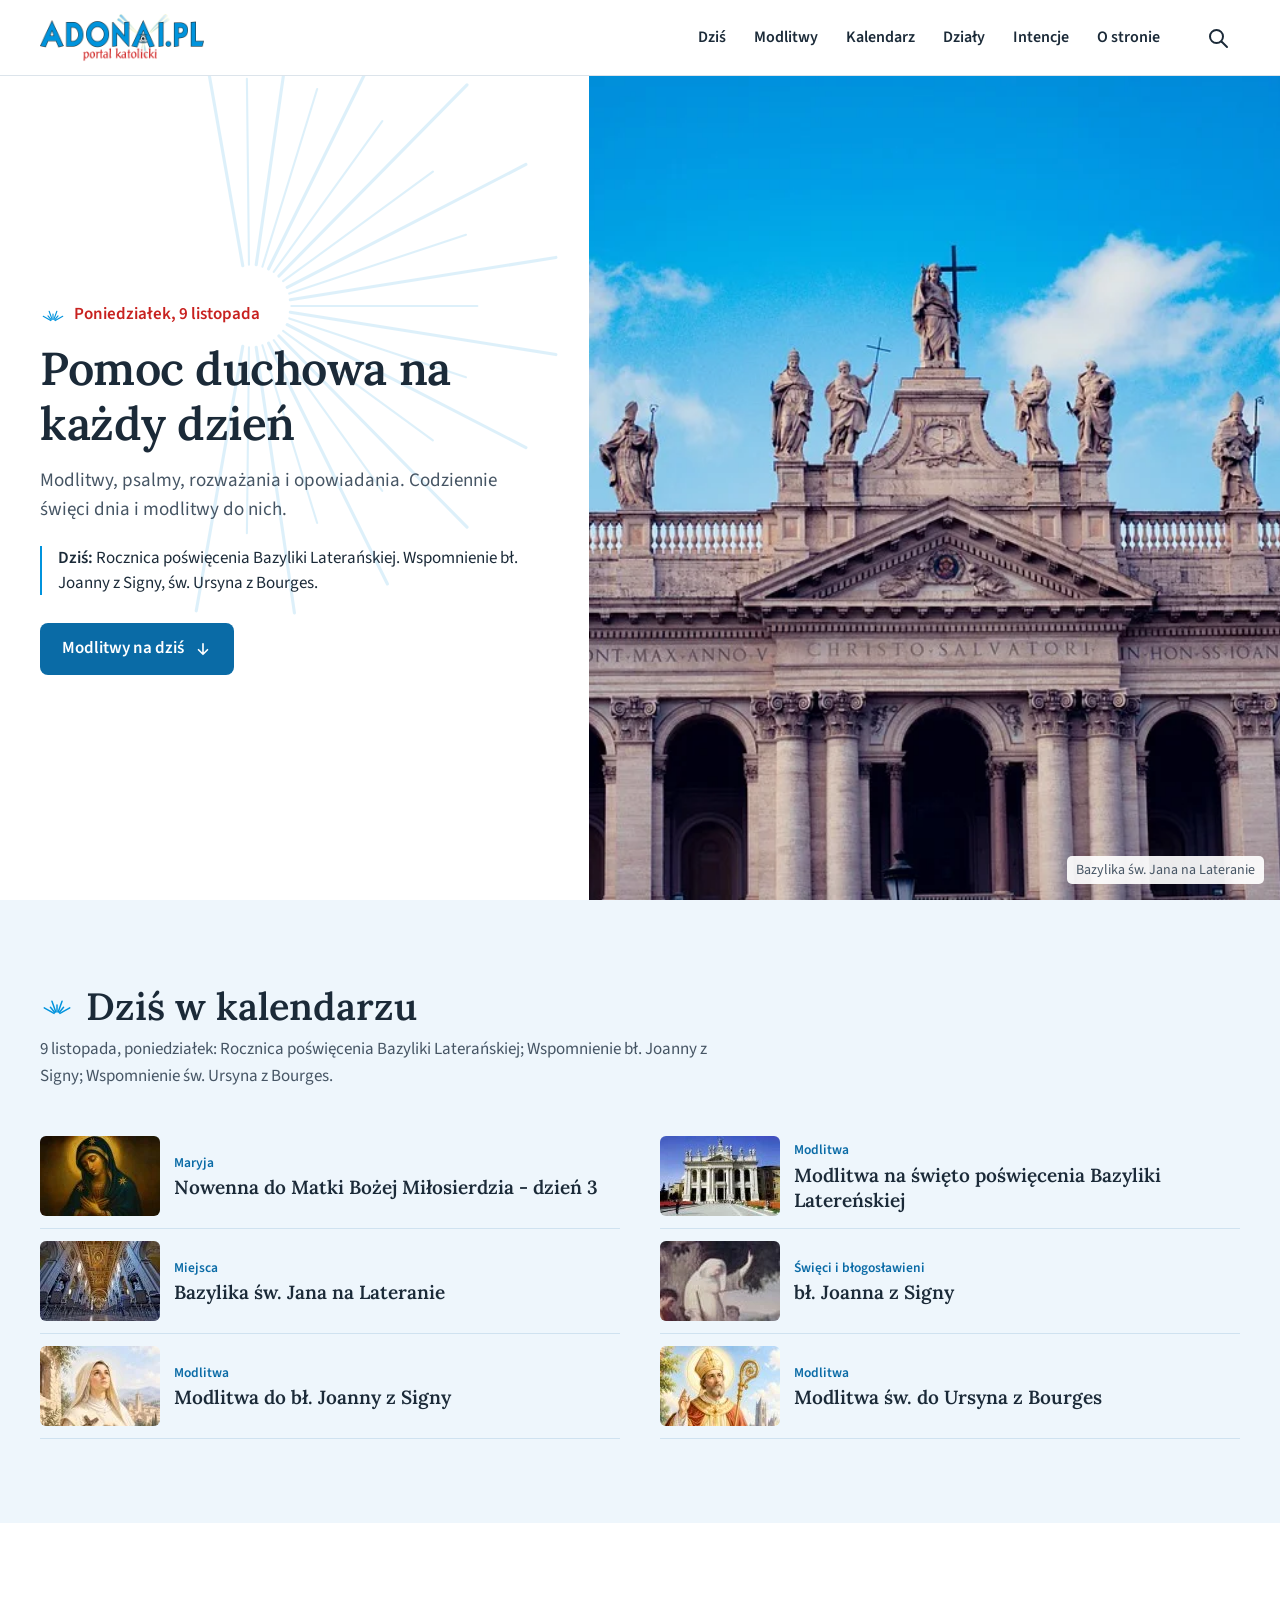
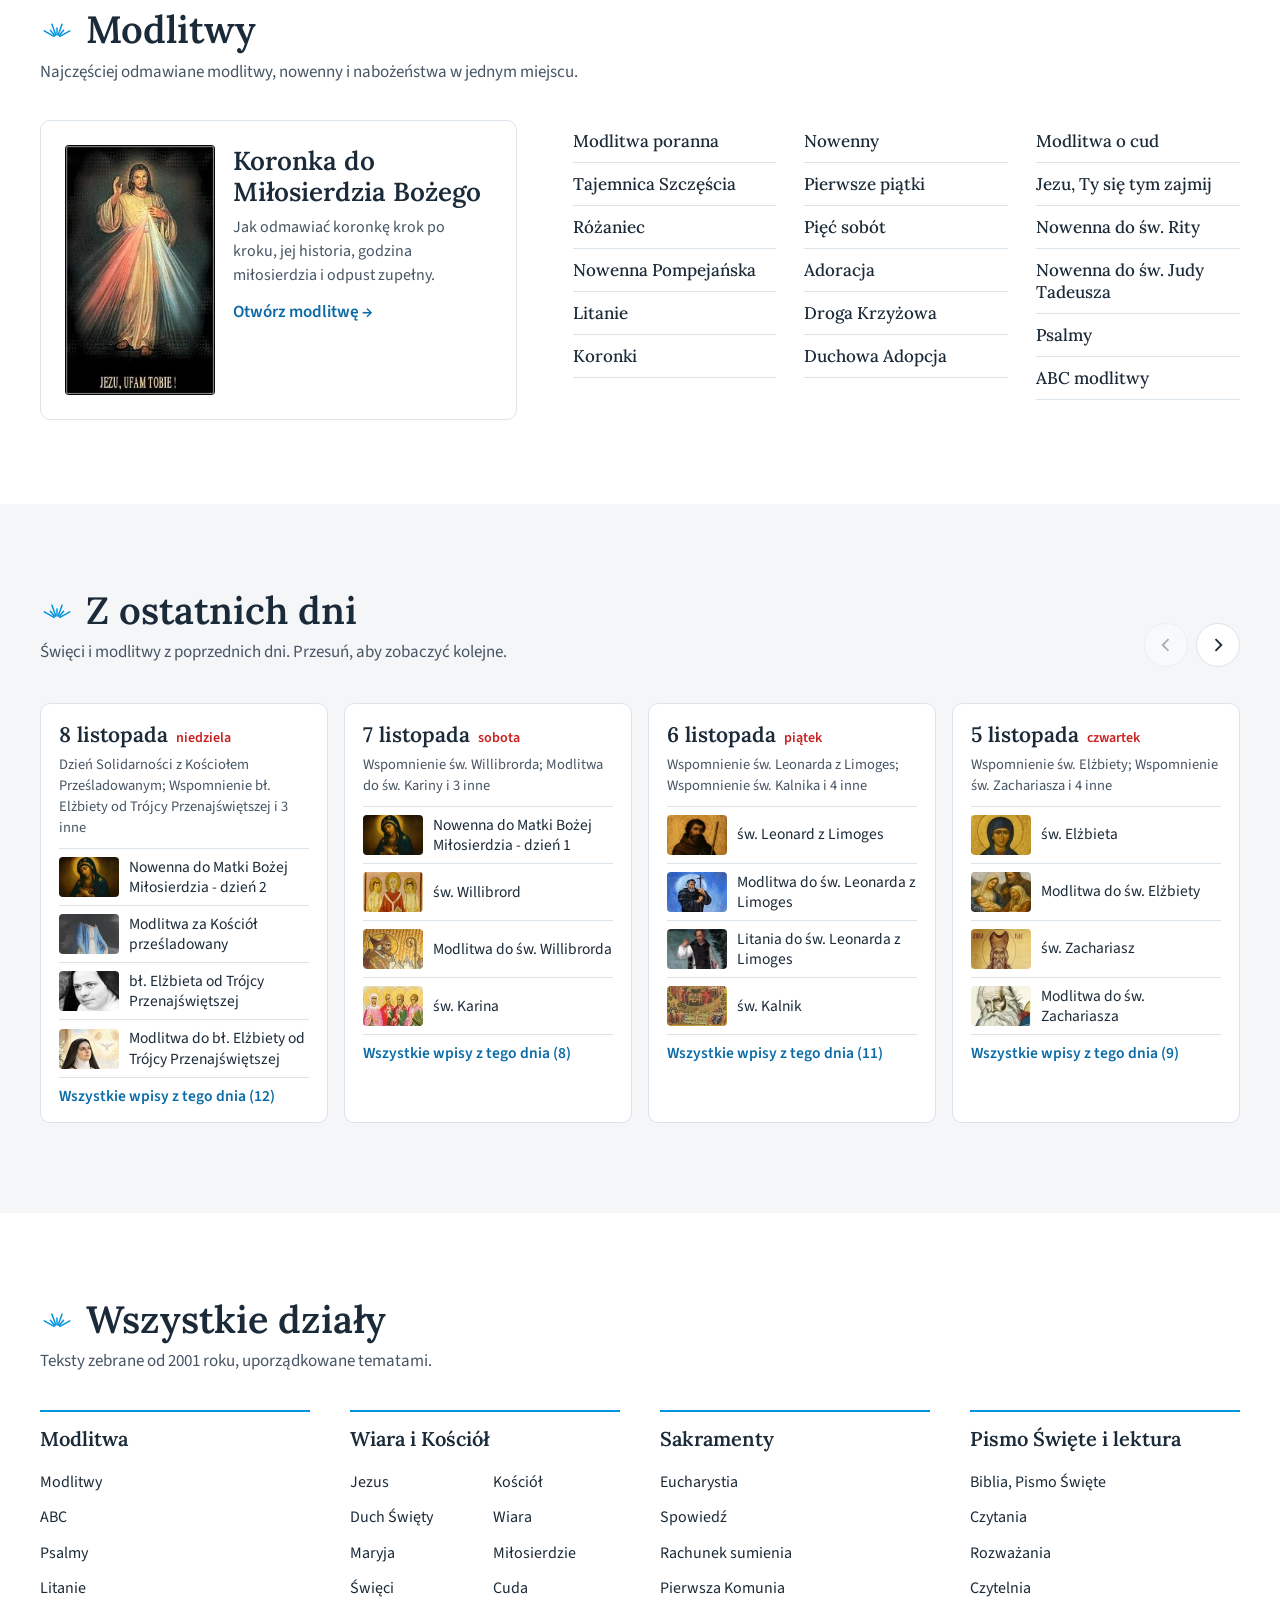
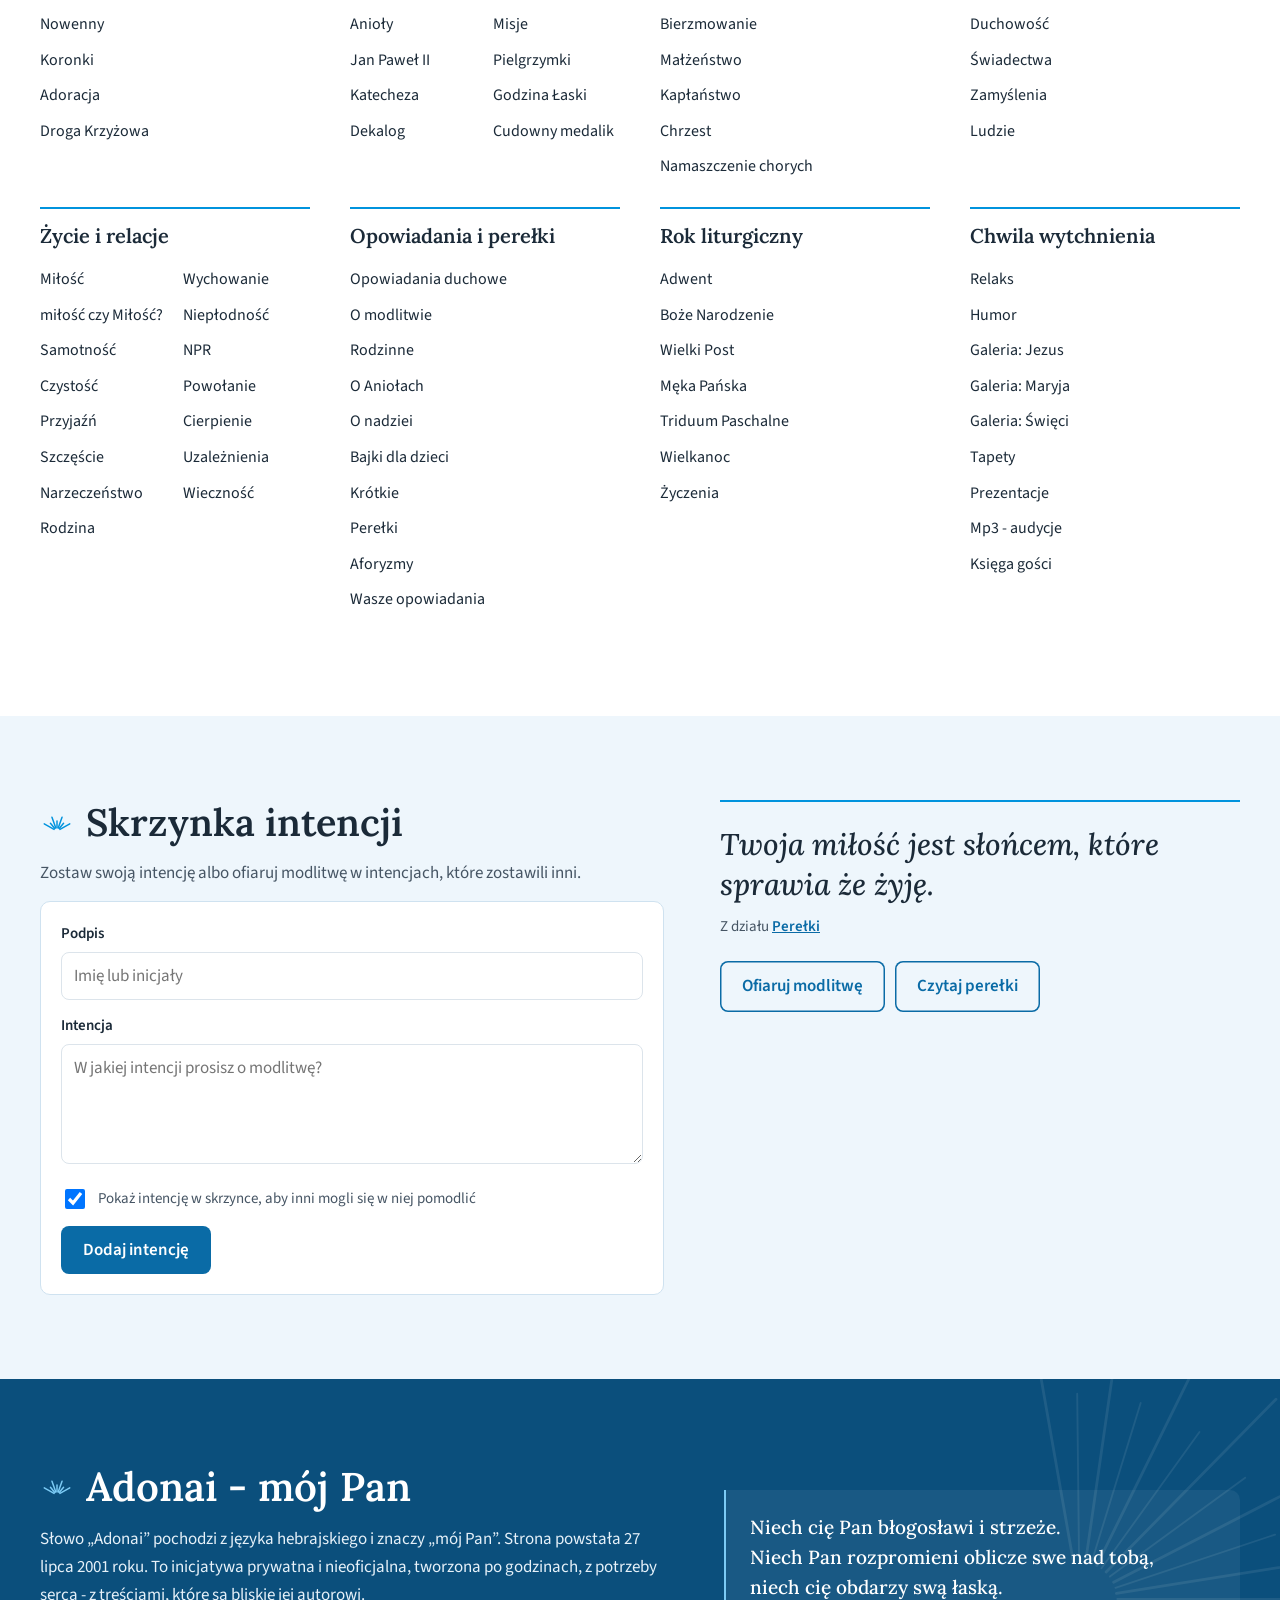
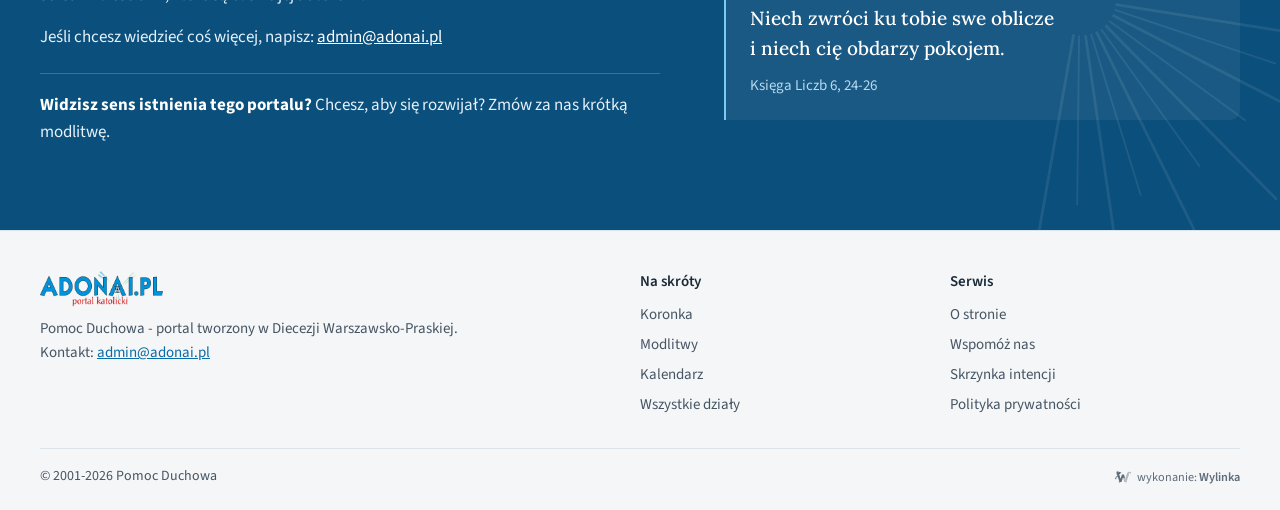
<file: index.html>
<!doctype html>
<html lang="pl">
<head>
<meta charset="utf-8">
<meta name="viewport" content="width=device-width,initial-scale=1,viewport-fit=cover">
<title>Pomoc Duchowa - modlitwy na każdy dzień | Adonai.pl</title>
<meta name="description" content="Portal poświęcony katolickiemu życiu duchowemu: modlitwy, psalmy, rozważania, opowiadania i kalendarz świętych na każdy dzień.">
<meta name="robots" content="noindex,nofollow">
<meta name="theme-color" content="#ffffff">
<link rel="icon" href="img/favicon.png">
<link rel="preconnect" href="https://fonts.googleapis.com">
<link rel="preconnect" href="https://fonts.gstatic.com" crossorigin>
<link href="https://fonts.googleapis.com/css2?family=Lora:ital,wght@0,400;0,500;0,600;1,500&family=Source+Sans+3:wght@400;600&display=swap" rel="stylesheet">
<link rel="stylesheet" href="style.css">
<style>
.wylinka-badge{display:inline-flex;align-items:center;gap:.4em;color:inherit;text-decoration:none;font-size:.875em;line-height:1;opacity:.85}
.wylinka-badge:hover,.wylinka-badge:focus-visible{opacity:1}
.wylinka-badge:focus-visible{outline:2px solid currentColor;outline-offset:3px;border-radius:2px}
.wylinka-badge svg{width:18px;height:18px;flex:none;overflow:visible}
.wylinka-badge b{font-weight:600}
.wylinka-badge .wy-old{opacity:.45;transform-origin:40px 30px;transition:transform .32s cubic-bezier(.3,.7,.4,1),opacity .32s ease-out}
.wylinka-badge .wy-pod{opacity:0;transition:opacity .2s ease-out .08s}
.wylinka-badge:hover .wy-old,.wylinka-badge:focus-visible .wy-old{transform:translate(9px,7px) rotate(9deg);opacity:0}
.wylinka-badge:hover .wy-pod,.wylinka-badge:focus-visible .wy-pod{opacity:1}
@media (prefers-reduced-motion:reduce){.wylinka-badge .wy-old,.wylinka-badge .wy-pod{transition:none}.wylinka-badge:hover .wy-old,.wylinka-badge:focus-visible .wy-old{transform:none;opacity:.45}.wylinka-badge:hover .wy-pod,.wylinka-badge:focus-visible .wy-pod{opacity:0}}
</style>
</head>
<body><a class="skip" href="#tresc">Przejdź do treści</a>
<header class="top">
  <div class="top-in">
    <a class="logo" href="index.html" aria-label="Adonai.pl - Pomoc Duchowa, strona główna"><img src="img/logo-adonai.webp" width="740" height="216" alt="ADONAI.PL portal katolicki"></a>
    <nav class="nav" aria-label="Menu główne"><a href="#dzis">Dziś</a><a href="#modlitwy">Modlitwy</a><a href="#kalendarz">Kalendarz</a><a href="#dzialy">Działy</a><a href="#intencje">Intencje</a><a href="#o-stronie">O stronie</a></nav>
    <button class="icon-btn szukaj-btn" type="button" aria-label="Szukaj" aria-expanded="false" aria-controls="szukaj"><svg viewBox="0 0 24 24" fill="none" stroke="currentColor" stroke-width="2" stroke-linecap="round"><circle cx="10.5" cy="10.5" r="6.5"/><path d="M15.5 15.5 21 21"/></svg></button>
    <button class="icon-btn burger" type="button" aria-label="Menu" aria-expanded="false" aria-controls="panel"><svg viewBox="0 0 24 24" fill="none" stroke="currentColor" stroke-width="2" stroke-linecap="round"><path d="M4 7h16M4 12h16M4 17h16"/></svg></button>
  </div>
</header>
<div class="szukaj" id="szukaj" role="search">
  <div class="szukaj-in">
    <label class="skip" for="q">Szukaj modlitwy lub działu</label>
    <input id="q" type="search" placeholder="Szukaj: koronka, różaniec, św. Rita..." autocomplete="off">
    <ul class="wyniki" id="wyniki" aria-live="polite"></ul>
  </div>
</div>
<div class="panel" id="panel">
  <nav aria-label="Menu mobilne"><a href="#dzis"><svg class="rays" viewBox="0 0 60 34" width="22" aria-hidden="true"><line x1="24.8" y1="29.0" x2="7.5" y2="19.0" stroke-width="2.6"/><line x1="26.1" y1="27.4" x2="18.4" y2="18.2" stroke-width="2.6"/><line x1="27.9" y1="26.4" x2="21.1" y2="7.6" stroke-width="2.6"/><line x1="30.0" y1="26.0" x2="30.0" y2="14.0" stroke-width="2.6"/><line x1="32.1" y1="26.4" x2="38.9" y2="7.6" stroke-width="2.6"/><line x1="33.9" y1="27.4" x2="41.6" y2="18.2" stroke-width="2.6"/><line x1="35.2" y1="29.0" x2="52.5" y2="19.0" stroke-width="2.6"/></svg>Dziś</a><a href="#modlitwy"><svg class="rays" viewBox="0 0 60 34" width="22" aria-hidden="true"><line x1="24.8" y1="29.0" x2="7.5" y2="19.0" stroke-width="2.6"/><line x1="26.1" y1="27.4" x2="18.4" y2="18.2" stroke-width="2.6"/><line x1="27.9" y1="26.4" x2="21.1" y2="7.6" stroke-width="2.6"/><line x1="30.0" y1="26.0" x2="30.0" y2="14.0" stroke-width="2.6"/><line x1="32.1" y1="26.4" x2="38.9" y2="7.6" stroke-width="2.6"/><line x1="33.9" y1="27.4" x2="41.6" y2="18.2" stroke-width="2.6"/><line x1="35.2" y1="29.0" x2="52.5" y2="19.0" stroke-width="2.6"/></svg>Modlitwy</a><a href="#kalendarz"><svg class="rays" viewBox="0 0 60 34" width="22" aria-hidden="true"><line x1="24.8" y1="29.0" x2="7.5" y2="19.0" stroke-width="2.6"/><line x1="26.1" y1="27.4" x2="18.4" y2="18.2" stroke-width="2.6"/><line x1="27.9" y1="26.4" x2="21.1" y2="7.6" stroke-width="2.6"/><line x1="30.0" y1="26.0" x2="30.0" y2="14.0" stroke-width="2.6"/><line x1="32.1" y1="26.4" x2="38.9" y2="7.6" stroke-width="2.6"/><line x1="33.9" y1="27.4" x2="41.6" y2="18.2" stroke-width="2.6"/><line x1="35.2" y1="29.0" x2="52.5" y2="19.0" stroke-width="2.6"/></svg>Kalendarz</a><a href="#dzialy"><svg class="rays" viewBox="0 0 60 34" width="22" aria-hidden="true"><line x1="24.8" y1="29.0" x2="7.5" y2="19.0" stroke-width="2.6"/><line x1="26.1" y1="27.4" x2="18.4" y2="18.2" stroke-width="2.6"/><line x1="27.9" y1="26.4" x2="21.1" y2="7.6" stroke-width="2.6"/><line x1="30.0" y1="26.0" x2="30.0" y2="14.0" stroke-width="2.6"/><line x1="32.1" y1="26.4" x2="38.9" y2="7.6" stroke-width="2.6"/><line x1="33.9" y1="27.4" x2="41.6" y2="18.2" stroke-width="2.6"/><line x1="35.2" y1="29.0" x2="52.5" y2="19.0" stroke-width="2.6"/></svg>Działy</a><a href="#intencje"><svg class="rays" viewBox="0 0 60 34" width="22" aria-hidden="true"><line x1="24.8" y1="29.0" x2="7.5" y2="19.0" stroke-width="2.6"/><line x1="26.1" y1="27.4" x2="18.4" y2="18.2" stroke-width="2.6"/><line x1="27.9" y1="26.4" x2="21.1" y2="7.6" stroke-width="2.6"/><line x1="30.0" y1="26.0" x2="30.0" y2="14.0" stroke-width="2.6"/><line x1="32.1" y1="26.4" x2="38.9" y2="7.6" stroke-width="2.6"/><line x1="33.9" y1="27.4" x2="41.6" y2="18.2" stroke-width="2.6"/><line x1="35.2" y1="29.0" x2="52.5" y2="19.0" stroke-width="2.6"/></svg>Intencje</a><a href="#o-stronie"><svg class="rays" viewBox="0 0 60 34" width="22" aria-hidden="true"><line x1="24.8" y1="29.0" x2="7.5" y2="19.0" stroke-width="2.6"/><line x1="26.1" y1="27.4" x2="18.4" y2="18.2" stroke-width="2.6"/><line x1="27.9" y1="26.4" x2="21.1" y2="7.6" stroke-width="2.6"/><line x1="30.0" y1="26.0" x2="30.0" y2="14.0" stroke-width="2.6"/><line x1="32.1" y1="26.4" x2="38.9" y2="7.6" stroke-width="2.6"/><line x1="33.9" y1="27.4" x2="41.6" y2="18.2" stroke-width="2.6"/><line x1="35.2" y1="29.0" x2="52.5" y2="19.0" stroke-width="2.6"/></svg>O stronie</a></nav>
  <p class="kontakt-mini">Kontakt: <a href="mailto:admin@adonai.pl">admin@adonai.pl</a></p>
</div>
<main id="tresc">
<section class="hero" aria-labelledby="h1">
  <figure class="hero-foto">
    <img src="img/lateran-960.webp" srcset="img/lateran-640.webp 640w, img/lateran-960.webp 960w" sizes="(min-width:1000px) 54vw, 100vw" width="960" height="640" alt="Fasada Bazyliki św. Jana na Lateranie z figurami świętych na tle nieba" fetchpriority="high">
    <figcaption>Bazylika św. Jana na Lateranie</figcaption>
  </figure>
  <div class="hero-txt">
    <svg class="rays hero-rays" viewBox="-180 -180 600 600" aria-hidden="true"><line x1="113" y1="81" x2="68" y2="-175" stroke-width="3"/><line x1="119" y1="80" x2="117" y2="-100" stroke-width="2"/><line x1="126" y1="80" x2="163" y2="-177" stroke-width="3"/><line x1="132" y1="82" x2="185" y2="-90" stroke-width="2"/><line x1="138" y1="84" x2="253" y2="-149" stroke-width="3"/><line x1="143" y1="87" x2="248" y2="-59" stroke-width="2"/><line x1="148" y1="91" x2="330" y2="-94" stroke-width="3"/><line x1="152" y1="96" x2="297" y2="-10" stroke-width="2"/><line x1="156" y1="102" x2="387" y2="-17" stroke-width="3"/><line x1="158" y1="108" x2="329" y2="51" stroke-width="2"/><line x1="159" y1="114" x2="416" y2="73" stroke-width="3"/><line x1="160" y1="120" x2="340" y2="120" stroke-width="2"/><line x1="159" y1="126" x2="416" y2="167" stroke-width="3"/><line x1="158" y1="132" x2="329" y2="189" stroke-width="2"/><line x1="156" y1="138" x2="387" y2="257" stroke-width="3"/><line x1="152" y1="144" x2="297" y2="250" stroke-width="2"/><line x1="148" y1="149" x2="330" y2="334" stroke-width="3"/><line x1="143" y1="153" x2="248" y2="299" stroke-width="2"/><line x1="138" y1="156" x2="253" y2="389" stroke-width="3"/><line x1="132" y1="158" x2="185" y2="330" stroke-width="2"/><line x1="126" y1="160" x2="163" y2="417" stroke-width="3"/><line x1="119" y1="160" x2="117" y2="340" stroke-width="2"/><line x1="113" y1="159" x2="68" y2="415" stroke-width="3"/></svg>
    <div class="wrap">
      <p class="data"><svg class="rays" viewBox="0 0 60 34" width="26" aria-hidden="true"><line x1="24.8" y1="29.0" x2="7.5" y2="19.0" stroke-width="2.6"/><line x1="26.1" y1="27.4" x2="18.4" y2="18.2" stroke-width="2.6"/><line x1="27.9" y1="26.4" x2="21.1" y2="7.6" stroke-width="2.6"/><line x1="30.0" y1="26.0" x2="30.0" y2="14.0" stroke-width="2.6"/><line x1="32.1" y1="26.4" x2="38.9" y2="7.6" stroke-width="2.6"/><line x1="33.9" y1="27.4" x2="41.6" y2="18.2" stroke-width="2.6"/><line x1="35.2" y1="29.0" x2="52.5" y2="19.0" stroke-width="2.6"/></svg>Poniedziałek, 9 listopada</p>
      <h1 id="h1">Pomoc duchowa na każdy dzień</h1>
      <p class="lead">Modlitwy, psalmy, rozważania i opowiadania. Codziennie święci dnia i modlitwy do nich.</p>
      <p class="dzis"><b>Dziś:</b> Rocznica poświęcenia Bazyliki Laterańskiej. Wspomnienie bł. Joanny z Signy, św. Ursyna z Bourges.</p>
      <a class="btn" href="#dzis">Modlitwy na dziś <svg viewBox="0 0 24 24" fill="none" stroke="currentColor" stroke-width="2.2" stroke-linecap="round" stroke-linejoin="round"><path d="M12 5v14M6 13l6 6 6-6"/></svg></a>
    </div>
  </div>
</section>

<section class="sek sek-tint" id="dzis">
  <div class="wrap">
    <div class="sek-h"><div><h2><svg class="rays" viewBox="0 0 60 34" width="34" aria-hidden="true"><line x1="24.8" y1="29.0" x2="7.5" y2="19.0" stroke-width="2.6"/><line x1="26.1" y1="27.4" x2="18.4" y2="18.2" stroke-width="2.6"/><line x1="27.9" y1="26.4" x2="21.1" y2="7.6" stroke-width="2.6"/><line x1="30.0" y1="26.0" x2="30.0" y2="14.0" stroke-width="2.6"/><line x1="32.1" y1="26.4" x2="38.9" y2="7.6" stroke-width="2.6"/><line x1="33.9" y1="27.4" x2="41.6" y2="18.2" stroke-width="2.6"/><line x1="35.2" y1="29.0" x2="52.5" y2="19.0" stroke-width="2.6"/></svg>Dziś w kalendarzu</h2><p>9 listopada, poniedziałek: Rocznica poświęcenia Bazyliki Laterańskiej; Wspomnienie bł. Joanny z Signy; Wspomnienie św. Ursyna z Bourges.</p></div></div>
    <ul class="wpisy"><li class="wpis"><a href="#" data-podglad><img src="img/z-maryja175.webp" width="120" height="80" alt="" loading="lazy"><span><small>Maryja</small><strong>Nowenna do Matki Bożej Miłosierdzia - dzień 3</strong></span></a></li><li class="wpis"><a href="#" data-podglad><img src="img/z-9listopada.webp" width="120" height="80" alt="" loading="lazy"><span><small>Modlitwa</small><strong>Modlitwa na święto poświęcenia Bazyliki Latereńskiej</strong></span></a></li><li class="wpis"><a href="#" data-podglad><img src="img/z-t70.webp" width="120" height="80" alt="" loading="lazy"><span><small>Miejsca</small><strong>Bazylika św. Jana na Lateranie</strong></span></a></li><li class="wpis"><a href="#" data-podglad><img src="img/z-sw1076.webp" width="120" height="80" alt="" loading="lazy"><span><small>Święci i błogosławieni</small><strong>bł. Joanna z Signy</strong></span></a></li><li class="wpis"><a href="#" data-podglad><img src="img/z-sw1544a.webp" width="120" height="80" alt="" loading="lazy"><span><small>Modlitwa</small><strong>Modlitwa do bł. Joanny z Signy</strong></span></a></li><li class="wpis"><a href="#" data-podglad><img src="img/z-sw2535a.webp" width="120" height="80" alt="" loading="lazy"><span><small>Modlitwa</small><strong>Modlitwa św. do Ursyna z Bourges</strong></span></a></li></ul>
  </div>
</section>

<section class="sek" id="modlitwy">
  <div class="wrap">
    <div class="sek-h"><div><h2><svg class="rays" viewBox="0 0 60 34" width="34" aria-hidden="true"><line x1="24.8" y1="29.0" x2="7.5" y2="19.0" stroke-width="2.6"/><line x1="26.1" y1="27.4" x2="18.4" y2="18.2" stroke-width="2.6"/><line x1="27.9" y1="26.4" x2="21.1" y2="7.6" stroke-width="2.6"/><line x1="30.0" y1="26.0" x2="30.0" y2="14.0" stroke-width="2.6"/><line x1="32.1" y1="26.4" x2="38.9" y2="7.6" stroke-width="2.6"/><line x1="33.9" y1="27.4" x2="41.6" y2="18.2" stroke-width="2.6"/><line x1="35.2" y1="29.0" x2="52.5" y2="19.0" stroke-width="2.6"/></svg>Modlitwy</h2><p>Najczęściej odmawiane modlitwy, nowenny i nabożeństwa w jednym miejscu.</p></div></div>
    <div class="modl">
      <a class="koronka-karta" href="koronka.html">
        <img src="img/koronka.webp" width="204" height="340" alt="Obraz Jezusa Miłosiernego z podpisem Jezu, ufam Tobie" loading="lazy">
        <div><h3>Koronka do Miłosierdzia Bożego</h3><p>Jak odmawiać koronkę krok po kroku, jej historia, godzina miłosierdzia i odpust zupełny.</p><span class="wiecej">Otwórz modlitwę &rarr;</span></div>
      </a>
      <ul class="lista-modl"><li><a href="#" data-podglad>Modlitwa poranna</a></li><li><a href="#" data-podglad>Tajemnica Szczęścia</a></li><li><a href="#" data-podglad>Różaniec</a></li><li><a href="#" data-podglad>Nowenna Pompejańska</a></li><li><a href="#" data-podglad>Litanie</a></li><li><a href="#" data-podglad>Koronki</a></li><li><a href="#" data-podglad>Nowenny</a></li><li><a href="#" data-podglad>Pierwsze piątki</a></li><li><a href="#" data-podglad>Pięć sobót</a></li><li><a href="#" data-podglad>Adoracja</a></li><li><a href="#" data-podglad>Droga Krzyżowa</a></li><li><a href="#" data-podglad>Duchowa Adopcja</a></li><li><a href="#" data-podglad>Modlitwa o cud</a></li><li><a href="#" data-podglad>Jezu, Ty się tym zajmij</a></li><li><a href="#" data-podglad>Nowenna do św. Rity</a></li><li><a href="#" data-podglad>Nowenna do św. Judy Tadeusza</a></li><li><a href="#" data-podglad>Psalmy</a></li><li><a href="#" data-podglad>ABC modlitwy</a></li></ul>
    </div>
  </div>
</section>

<section class="sek sek-gray" id="kalendarz">
  <div class="wrap">
    <div class="sek-h"><div><h2><svg class="rays" viewBox="0 0 60 34" width="34" aria-hidden="true"><line x1="24.8" y1="29.0" x2="7.5" y2="19.0" stroke-width="2.6"/><line x1="26.1" y1="27.4" x2="18.4" y2="18.2" stroke-width="2.6"/><line x1="27.9" y1="26.4" x2="21.1" y2="7.6" stroke-width="2.6"/><line x1="30.0" y1="26.0" x2="30.0" y2="14.0" stroke-width="2.6"/><line x1="32.1" y1="26.4" x2="38.9" y2="7.6" stroke-width="2.6"/><line x1="33.9" y1="27.4" x2="41.6" y2="18.2" stroke-width="2.6"/><line x1="35.2" y1="29.0" x2="52.5" y2="19.0" stroke-width="2.6"/></svg>Z ostatnich dni</h2><p>Święci i modlitwy z poprzednich dni. Przesuń, aby zobaczyć kolejne.</p></div>
      <div class="strz"><button type="button" class="prev" aria-label="Poprzednie dni"><svg width="20" height="20" viewBox="0 0 24 24" fill="none" stroke="currentColor" stroke-width="2.2"><path d="M15 5l-7 7 7 7"/></svg></button><button type="button" class="next" aria-label="Kolejne dni"><svg width="20" height="20" viewBox="0 0 24 24" fill="none" stroke="currentColor" stroke-width="2.2"><path d="M9 5l7 7-7 7"/></svg></button></div>
    </div>
    <div class="karuzela"><div class="dni" tabindex="0" aria-label="Kalendarz ostatnich dni"><article class="dzien"><h3>8 listopada <span>niedziela</span></h3><p class="wsp">Dzień Solidarności z Kościołem Prześladowanym; Wspomnienie bł. Elżbiety od Trójcy Przenajświętszej i 3 inne</p><ul><li><a href="#" data-podglad><img src="img/z-maryja175.webp" width="60" height="40" alt="" loading="lazy">Nowenna do Matki Bożej Miłosierdzia - dzień 2</a></li><li><a href="#" data-podglad><img src="img/z-inne1022.webp" width="60" height="40" alt="" loading="lazy">Modlitwa za Kościół prześladowany</a></li><li><a href="#" data-podglad><img src="img/z-sw1075.webp" width="60" height="40" alt="" loading="lazy">bł. Elżbieta od Trójcy Przenajświętszej</a></li><li><a href="#" data-podglad><img src="img/z-sw2533a.webp" width="60" height="40" alt="" loading="lazy">Modlitwa do bł. Elżbiety od Trójcy Przenajświętszej</a></li><li><a href="#" data-podglad style="color:var(--blue-d);font-weight:600">Wszystkie wpisy z tego dnia (12)</a></li></ul></article><article class="dzien"><h3>7 listopada <span>sobota</span></h3><p class="wsp">Wspomnienie św. Willibrorda; Modlitwa do św. Kariny i 3 inne</p><ul><li><a href="#" data-podglad><img src="img/z-maryja175.webp" width="60" height="40" alt="" loading="lazy">Nowenna do Matki Bożej Miłosierdzia - dzień 1</a></li><li><a href="#" data-podglad><img src="img/z-sw211.webp" width="60" height="40" alt="" loading="lazy">św. Willibrord</a></li><li><a href="#" data-podglad><img src="img/z-sw211a.webp" width="60" height="40" alt="" loading="lazy">Modlitwa do św. Willibrorda</a></li><li><a href="#" data-podglad><img src="img/z-sw1069.webp" width="60" height="40" alt="" loading="lazy">św. Karina</a></li><li><a href="#" data-podglad style="color:var(--blue-d);font-weight:600">Wszystkie wpisy z tego dnia (8)</a></li></ul></article><article class="dzien"><h3>6 listopada <span>piątek</span></h3><p class="wsp">Wspomnienie św. Leonarda z Limoges; Wspomnienie św. Kalnika i 4 inne</p><ul><li><a href="#" data-podglad><img src="img/z-sw1074b.webp" width="60" height="40" alt="" loading="lazy">św. Leonard z Limoges</a></li><li><a href="#" data-podglad><img src="img/z-sw1074a.webp" width="60" height="40" alt="" loading="lazy">Modlitwa do św. Leonarda z Limoges</a></li><li><a href="#" data-podglad><img src="img/z-sw1074.webp" width="60" height="40" alt="" loading="lazy">Litania do św. Leonarda z Limoges</a></li><li><a href="#" data-podglad><img src="img/z-sw892a.webp" width="60" height="40" alt="" loading="lazy">św. Kalnik</a></li><li><a href="#" data-podglad style="color:var(--blue-d);font-weight:600">Wszystkie wpisy z tego dnia (11)</a></li></ul></article><article class="dzien"><h3>5 listopada <span>czwartek</span></h3><p class="wsp">Wspomnienie św. Elżbiety; Wspomnienie św. Zachariasza i 4 inne</p><ul><li><a href="#" data-podglad><img src="img/z-sw1133a.webp" width="60" height="40" alt="" loading="lazy">św. Elżbieta</a></li><li><a href="#" data-podglad><img src="img/z-sw1133.webp" width="60" height="40" alt="" loading="lazy">Modlitwa do św. Elżbiety</a></li><li><a href="#" data-podglad><img src="img/z-sw1073a.webp" width="60" height="40" alt="" loading="lazy">św. Zachariasz</a></li><li><a href="#" data-podglad><img src="img/z-sw1073.webp" width="60" height="40" alt="" loading="lazy">Modlitwa do św. Zachariasza</a></li><li><a href="#" data-podglad style="color:var(--blue-d);font-weight:600">Wszystkie wpisy z tego dnia (9)</a></li></ul></article><article class="dzien"><h3>4 listopada <span>środa</span></h3><p class="wsp">Wspomnienie św. Karola Boremeusza; Wspomnienie św. Emeryka i 1 inne</p><ul><li><a href="#" data-podglad><img src="img/z-sw208b.webp" width="60" height="40" alt="" loading="lazy">św. Karol Boremeusz</a></li><li><a href="#" data-podglad><img src="img/z-sw208.webp" width="60" height="40" alt="" loading="lazy">Modlitwa do św. Karola Boremeusza</a></li><li><a href="#" data-podglad><img src="img/z-sw208a.webp" width="60" height="40" alt="" loading="lazy">Litania do św. Karola Boremeusza</a></li><li><a href="#" data-podglad><img src="img/z-sw208c.webp" width="60" height="40" alt="" loading="lazy">Św. Karol Boromeusz patron chorych, seminarzystów, katechetów i duszpasterzy</a></li><li><a href="#" data-podglad style="color:var(--blue-d);font-weight:600">Wszystkie wpisy z tego dnia (10)</a></li></ul></article><article class="dzien"><h3>3 listopada <span>wtorek</span></h3><p class="wsp">Wspomnienie św. Marcina de Porres; Wspomnienie św. Sylwii i 3 inne</p><ul><li><a href="#" data-podglad><img src="img/z-mod23.webp" width="60" height="40" alt="" loading="lazy">Odpust zupełny dla zmarłych w dniach od 1 do 8 listopada</a></li><li><a href="#" data-podglad><img src="img/z-mod22.webp" width="60" height="40" alt="" loading="lazy">Modlitwa św. Faustyny za dusze czyśćcowe</a></li><li><a href="#" data-podglad><img src="img/z-sw207.webp" width="60" height="40" alt="" loading="lazy">św. Marcin de Porres</a></li><li><a href="#" data-podglad><img src="img/z-sw207a.webp" width="60" height="40" alt="" loading="lazy">Modlitwa do św. Marcina de Porres</a></li><li><a href="#" data-podglad style="color:var(--blue-d);font-weight:600">Wszystkie wpisy z tego dnia (11)</a></li></ul></article><article class="dzien"><h3>2 listopada <span>poniedziałek</span></h3><p class="wsp">Wspomnienie wszystkich wiernych zmarłych&lt;br&gt;Dzień Zaduszny; Wspomnienie św. Malachiasza i 2 inne</p><ul><li><a href="#" data-podglad><img src="img/z-2listopada.webp" width="60" height="40" alt="" loading="lazy">Dzień zaduszny</a></li><li><a href="#" data-podglad><img src="img/z-inne585.webp" width="60" height="40" alt="" loading="lazy">Litania za zmarłych</a></li><li><a href="#" data-podglad><img src="img/z-inne584.webp" width="60" height="40" alt="" loading="lazy">Modlitwa na Dzień Zaduszny</a></li><li><a href="#" data-podglad><img src="img/z-inne1298.webp" width="60" height="40" alt="" loading="lazy">Dusze czyśćcowe wyproszą wszystko</a></li><li><a href="#" data-podglad style="color:var(--blue-d);font-weight:600">Wszystkie wpisy z tego dnia (12)</a></li></ul></article></div><div class="kropki" aria-hidden="true"></div></div>
  </div>
</section>

<section class="sek" id="dzialy">
  <div class="wrap">
    <div class="sek-h"><div><h2><svg class="rays" viewBox="0 0 60 34" width="34" aria-hidden="true"><line x1="24.8" y1="29.0" x2="7.5" y2="19.0" stroke-width="2.6"/><line x1="26.1" y1="27.4" x2="18.4" y2="18.2" stroke-width="2.6"/><line x1="27.9" y1="26.4" x2="21.1" y2="7.6" stroke-width="2.6"/><line x1="30.0" y1="26.0" x2="30.0" y2="14.0" stroke-width="2.6"/><line x1="32.1" y1="26.4" x2="38.9" y2="7.6" stroke-width="2.6"/><line x1="33.9" y1="27.4" x2="41.6" y2="18.2" stroke-width="2.6"/><line x1="35.2" y1="29.0" x2="52.5" y2="19.0" stroke-width="2.6"/></svg>Wszystkie działy</h2><p>Teksty zebrane od 2001 roku, uporządkowane tematami.</p></div></div>
    <div class="dzialy"><details class="dzial" open><summary>Modlitwa</summary><ul><li><a href="#" data-podglad>Modlitwy</a></li><li><a href="#" data-podglad>ABC</a></li><li><a href="#" data-podglad>Psalmy</a></li><li><a href="#" data-podglad>Litanie</a></li><li><a href="#" data-podglad>Nowenny</a></li><li><a href="#" data-podglad>Koronki</a></li><li><a href="#" data-podglad>Adoracja</a></li><li><a href="#" data-podglad>Droga Krzyżowa</a></li></ul></details><details class="dzial dlugi" open><summary>Wiara i Kościół</summary><ul><li><a href="#" data-podglad>Jezus</a></li><li><a href="#" data-podglad>Duch Święty</a></li><li><a href="#" data-podglad>Maryja</a></li><li><a href="#" data-podglad>Święci</a></li><li><a href="#" data-podglad>Anioły</a></li><li><a href="#" data-podglad>Jan Paweł II</a></li><li><a href="#" data-podglad>Katecheza</a></li><li><a href="#" data-podglad>Dekalog</a></li><li><a href="#" data-podglad>Kościół</a></li><li><a href="#" data-podglad>Wiara</a></li><li><a href="#" data-podglad>Miłosierdzie</a></li><li><a href="#" data-podglad>Cuda</a></li><li><a href="#" data-podglad>Misje</a></li><li><a href="#" data-podglad>Pielgrzymki</a></li><li><a href="#" data-podglad>Godzina Łaski</a></li><li><a href="#" data-podglad>Cudowny medalik</a></li></ul></details><details class="dzial" open><summary>Sakramenty</summary><ul><li><a href="#" data-podglad>Eucharystia</a></li><li><a href="#" data-podglad>Spowiedź</a></li><li><a href="#" data-podglad>Rachunek sumienia</a></li><li><a href="#" data-podglad>Pierwsza Komunia</a></li><li><a href="#" data-podglad>Bierzmowanie</a></li><li><a href="#" data-podglad>Małżeństwo</a></li><li><a href="#" data-podglad>Kapłaństwo</a></li><li><a href="#" data-podglad>Chrzest</a></li><li><a href="#" data-podglad>Namaszczenie chorych</a></li></ul></details><details class="dzial" open><summary>Pismo Święte i lektura</summary><ul><li><a href="#" data-podglad>Biblia, Pismo Święte</a></li><li><a href="#" data-podglad>Czytania</a></li><li><a href="#" data-podglad>Rozważania</a></li><li><a href="#" data-podglad>Czytelnia</a></li><li><a href="#" data-podglad>Duchowość</a></li><li><a href="#" data-podglad>Świadectwa</a></li><li><a href="#" data-podglad>Zamyślenia</a></li><li><a href="#" data-podglad>Ludzie</a></li></ul></details><details class="dzial dlugi" open><summary>Życie i relacje</summary><ul><li><a href="#" data-podglad>Miłość</a></li><li><a href="#" data-podglad>miłość czy Miłość?</a></li><li><a href="#" data-podglad>Samotność</a></li><li><a href="#" data-podglad>Czystość</a></li><li><a href="#" data-podglad>Przyjaźń</a></li><li><a href="#" data-podglad>Szczęście</a></li><li><a href="#" data-podglad>Narzeczeństwo</a></li><li><a href="#" data-podglad>Rodzina</a></li><li><a href="#" data-podglad>Wychowanie</a></li><li><a href="#" data-podglad>Niepłodność</a></li><li><a href="#" data-podglad>NPR</a></li><li><a href="#" data-podglad>Powołanie</a></li><li><a href="#" data-podglad>Cierpienie</a></li><li><a href="#" data-podglad>Uzależnienia</a></li><li><a href="#" data-podglad>Wieczność</a></li></ul></details><details class="dzial" open><summary>Opowiadania i perełki</summary><ul><li><a href="#" data-podglad>Opowiadania duchowe</a></li><li><a href="#" data-podglad>O modlitwie</a></li><li><a href="#" data-podglad>Rodzinne</a></li><li><a href="#" data-podglad>O Aniołach</a></li><li><a href="#" data-podglad>O nadziei</a></li><li><a href="#" data-podglad>Bajki dla dzieci</a></li><li><a href="#" data-podglad>Krótkie</a></li><li><a href="#" data-podglad>Perełki</a></li><li><a href="#" data-podglad>Aforyzmy</a></li><li><a href="#" data-podglad>Wasze opowiadania</a></li></ul></details><details class="dzial" open><summary>Rok liturgiczny</summary><ul><li><a href="#" data-podglad>Adwent</a></li><li><a href="#" data-podglad>Boże Narodzenie</a></li><li><a href="#" data-podglad>Wielki Post</a></li><li><a href="#" data-podglad>Męka Pańska</a></li><li><a href="#" data-podglad>Triduum Paschalne</a></li><li><a href="#" data-podglad>Wielkanoc</a></li><li><a href="#" data-podglad>Życzenia</a></li></ul></details><details class="dzial" open><summary>Chwila wytchnienia</summary><ul><li><a href="#" data-podglad>Relaks</a></li><li><a href="#" data-podglad>Humor</a></li><li><a href="#" data-podglad>Galeria: Jezus</a></li><li><a href="#" data-podglad>Galeria: Maryja</a></li><li><a href="#" data-podglad>Galeria: Święci</a></li><li><a href="#" data-podglad>Tapety</a></li><li><a href="#" data-podglad>Prezentacje</a></li><li><a href="#" data-podglad>Mp3 - audycje</a></li><li><a href="#" data-podglad>Księga gości</a></li></ul></details></div>
  </div>
</section>

<section class="sek sek-tint" id="intencje">
  <div class="wrap int">
    <div class="int-txt">
      <div class="sek-h" style="margin-bottom:14px"><h2><svg class="rays" viewBox="0 0 60 34" width="34" aria-hidden="true"><line x1="24.8" y1="29.0" x2="7.5" y2="19.0" stroke-width="2.6"/><line x1="26.1" y1="27.4" x2="18.4" y2="18.2" stroke-width="2.6"/><line x1="27.9" y1="26.4" x2="21.1" y2="7.6" stroke-width="2.6"/><line x1="30.0" y1="26.0" x2="30.0" y2="14.0" stroke-width="2.6"/><line x1="32.1" y1="26.4" x2="38.9" y2="7.6" stroke-width="2.6"/><line x1="33.9" y1="27.4" x2="41.6" y2="18.2" stroke-width="2.6"/><line x1="35.2" y1="29.0" x2="52.5" y2="19.0" stroke-width="2.6"/></svg>Skrzynka intencji</h2></div>
      <p>Zostaw swoją intencję albo ofiaruj modlitwę w intencjach, które zostawili inni.</p>
      <form class="form" id="form-int" novalidate>
        <div class="pole"><label for="f-podpis">Podpis</label><input id="f-podpis" name="podpis" placeholder="Imię lub inicjały" autocomplete="off"></div>
        <div class="pole"><label for="f-int">Intencja</label><textarea id="f-int" name="intencja" placeholder="W jakiej intencji prosisz o modlitwę?"></textarea></div>
        <div class="pole"><label class="zgoda"><input type="checkbox" name="publ" checked> Pokaż intencję w skrzynce, aby inni mogli się w niej pomodlić</label></div>
        <button class="btn" type="submit">Dodaj intencję</button>
        <p class="ok" id="form-ok">To podgląd - formularz niczego nie wysyła.</p>
      </form>
    </div>
    <figure class="perelka">
      <blockquote>Twoja miłość jest słońcem, które sprawia że żyję.</blockquote>
      <figcaption>Z działu <a href="#" data-podglad>Perełki</a></figcaption>
      <div class="int-opcje" style="margin-top:22px"><a class="btn btn-ghost" href="#" data-podglad>Ofiaruj modlitwę</a><a class="btn btn-ghost" href="#" data-podglad>Czytaj perełki</a></div>
    </figure>
  </div>
</section>

<section class="sek o" id="o-stronie">
  <svg class="rays rays-bg" viewBox="-180 -180 600 600" aria-hidden="true"><line x1="113" y1="81" x2="68" y2="-175" stroke-width="3"/><line x1="119" y1="80" x2="117" y2="-100" stroke-width="2"/><line x1="126" y1="80" x2="163" y2="-177" stroke-width="3"/><line x1="132" y1="82" x2="185" y2="-90" stroke-width="2"/><line x1="138" y1="84" x2="253" y2="-149" stroke-width="3"/><line x1="143" y1="87" x2="248" y2="-59" stroke-width="2"/><line x1="148" y1="91" x2="330" y2="-94" stroke-width="3"/><line x1="152" y1="96" x2="297" y2="-10" stroke-width="2"/><line x1="156" y1="102" x2="387" y2="-17" stroke-width="3"/><line x1="158" y1="108" x2="329" y2="51" stroke-width="2"/><line x1="159" y1="114" x2="416" y2="73" stroke-width="3"/><line x1="160" y1="120" x2="340" y2="120" stroke-width="2"/><line x1="159" y1="126" x2="416" y2="167" stroke-width="3"/><line x1="158" y1="132" x2="329" y2="189" stroke-width="2"/><line x1="156" y1="138" x2="387" y2="257" stroke-width="3"/><line x1="152" y1="144" x2="297" y2="250" stroke-width="2"/><line x1="148" y1="149" x2="330" y2="334" stroke-width="3"/><line x1="143" y1="153" x2="248" y2="299" stroke-width="2"/><line x1="138" y1="156" x2="253" y2="389" stroke-width="3"/><line x1="132" y1="158" x2="185" y2="330" stroke-width="2"/><line x1="126" y1="160" x2="163" y2="417" stroke-width="3"/><line x1="119" y1="160" x2="117" y2="340" stroke-width="2"/><line x1="113" y1="159" x2="68" y2="415" stroke-width="3"/></svg>
  <div class="wrap o-grid">
    <div>
      <h2><svg class="rays" viewBox="0 0 60 34" width="34" aria-hidden="true"><line x1="24.8" y1="29.0" x2="7.5" y2="19.0" stroke-width="2.6"/><line x1="26.1" y1="27.4" x2="18.4" y2="18.2" stroke-width="2.6"/><line x1="27.9" y1="26.4" x2="21.1" y2="7.6" stroke-width="2.6"/><line x1="30.0" y1="26.0" x2="30.0" y2="14.0" stroke-width="2.6"/><line x1="32.1" y1="26.4" x2="38.9" y2="7.6" stroke-width="2.6"/><line x1="33.9" y1="27.4" x2="41.6" y2="18.2" stroke-width="2.6"/><line x1="35.2" y1="29.0" x2="52.5" y2="19.0" stroke-width="2.6"/></svg>Adonai - mój Pan</h2>
      <p>Słowo „Adonai” pochodzi z języka hebrajskiego i znaczy „mój Pan”. Strona powstała 27 lipca 2001 roku. To inicjatywa prywatna i nieoficjalna, tworzona po godzinach, z potrzeby serca - z treściami, które są bliskie jej autorowi.</p>
      <p>Jeśli chcesz wiedzieć coś więcej, napisz: <a href="mailto:admin@adonai.pl">admin@adonai.pl</a></p>
      <div class="wspomoz" id="wspomoz"><b>Widzisz sens istnienia tego portalu?</b> Chcesz, aby się rozwijał? Zmów za nas krótką modlitwę.</div>
    </div>
    <blockquote class="blog">
      <p>Niech cię Pan błogosławi i strzeże.<br>Niech Pan rozpromieni oblicze swe nad tobą,<br>niech cię obdarzy swą łaską.<br>Niech zwróci ku tobie swe oblicze<br>i niech cię obdarzy pokojem.</p>
      <cite>Księga Liczb 6, 24-26</cite>
    </blockquote>
  </div>
</section>
</main>
<footer class="stopka">
  <div class="wrap">
    <div class="st-grid">
      <div class="st-o">
        <img src="img/logo-adonai.webp" width="740" height="216" alt="ADONAI.PL portal katolicki" loading="lazy">
        <p style="margin:0">Pomoc Duchowa - portal tworzony w Diecezji Warszawsko-Praskiej.<br>Kontakt: <a href="mailto:admin@adonai.pl">admin@adonai.pl</a></p>
      </div>
      <div>
        <h3>Na skróty</h3>
        <ul><li><a href="koronka.html">Koronka</a></li><li><a href="index.html#modlitwy">Modlitwy</a></li><li><a href="index.html#kalendarz">Kalendarz</a></li><li><a href="index.html#dzialy">Wszystkie działy</a></li></ul>
      </div>
      <div>
        <h3>Serwis</h3>
        <ul><li><a href="index.html#o-stronie">O stronie</a></li><li><a href="index.html#wspomoz">Wspomóż nas</a></li><li><a href="index.html#intencje">Skrzynka intencji</a></li><li><a href="polityka.html">Polityka prywatności</a></li></ul>
      </div>
    </div>
    <div class="st-dol">
      <span>&copy; 2001-<span class="rok">2026</span> Pomoc Duchowa</span>
      <a class="wylinka-badge" href="https://wylinka.pl/?utm_source=adonai.pl&amp;utm_medium=stopka&amp;utm_campaign=wykonanie" rel="noopener" title="Strona wykonana przez Wylinka"><svg viewBox="0 0 64 64" aria-hidden="true" focusable="false" fill="currentColor"><path d="M9.8 22.8l-1.2-7.9 2.2-3.7 15.5 4.6-.5 1.5-7.2 5.5 4.7 15.6 5-15.6 7 0 4.1 12.7-4.2-.9-2.6 1.8-.8-2.2-5.3 15.6-4.3 0 .4 .2-2.1 2.8-1.3-1.1 1.1-1.4-3.1 .2-.1-1.7 2.2-.1-5.7-16.5-4.8 .6-.8 3.1 0 .5-.3 .5 .8 2.2-1.6 .5-.4-1.3-.8 1.6-1.5-.8 .8-1.6-1.4 .6-.6-1.6 2.3-.8 .2-.4 1.3-4.8 5.9-.8-2.4-6.9zM15.2 13.7l-.1-.4-.4 .8-.1 .8 .1 1 .1 .4 .3 .7 .3-.9 .1-.7 0-.8z"/><path class="wy-pod" d="M37.1 49.8l-4.5-13.3 2.6-1.8 4.2 .9 .9 2.8 3-9.7 0-.5 .1-.8 3.2-8.4 .5-1 .6-1 .9-1.1 1.3-1 1.1-.7 1.4-.5 1.4-.3 .7 0 .9 0 1.2 .3 1.4 .6 .8 .5 .7 .7 .6 .7 .5 .9 .3 .9 .1 .9 0 .8-.2 .9-.5 .9-.5 .6-.7 .5-.7 .3-.1-.1 0-.1 .5-.5 .3-.7 .2-.5 0-.6-.1-.6-.3-.7-.4-.5-.4-.4-.5-.3-.6-.3-.7 0-.7 .1-.6 .1-.5 .4-.5 .5-.3 .5-.2 .7-.1 1.5-1.4 5.1-.8 3.3-.3 .7-.5 .7-6 17.5 1.9 .1-.1 1.7-3.1-.2 1.1 1.4-1.3 1.1-2.1-2.8 .4-.2z"/><path class="wy-old" d="M40.8 50l.4-.2-4.1 0-4.2-12.5 2.5-1.7 4.3 .9 .6 1.9 .6-1.6 0-.3 2.4-7.8 0-.5 .1-.8 3.2-8.4 .4-.8 .6-.9 .9-1.2 .9-.9 1.3-.8 1.4-.6 1.2-.3 1.4-.1 1.3 .1 .6 .2 .8 .3 1.1 .6 .9 .7 .7 .9 .5 .9 .3 .9 .1 1.1-.1 .9-.3 .9-.4 .7-.6 .7-.6 .4-.6 .2-.1-.1 0-.1 .5-.5 .3-.7 .2-.5 0-.5-.1-.6-.2-.6-.3-.5-.4-.5-.5-.3-.6-.3-.7-.1-.6 0-.6 .1-.6 .3-.6 .5-.3 .4-.2 .5-.1 .5-.1 1.5-1.4 5.1-.8 3.3-.3 .7-.5 .7-6 17.5 1.9 .1-.1 1.7-3.1-.2 1.1 1.4-1.3 1.1zM49.6 17.1l.6 1.7-1.5 1.9 .4 .4 1.8-2.1-.7-2.1zM48.1 28.3l.5 1.8-1.7 1.8 .4 .4 1.9-2-.6-2.2zM37.9 41.7l1.7-1.5-.4-.4-1.7 1.4zM42.6 38.7l-1.5 2.8 1.1 2-1.3 2.6 .5 .2 1.5-2.8-1.1-2 1.4-2.5z"/></svg><span>wykonanie: <b>Wylinka</b></span></a>
    </div>
  </div>
</footer>
<div class="toast" id="toast" role="status"></div>
<script src="app.js" defer></script>
</body>
</html>
</file>
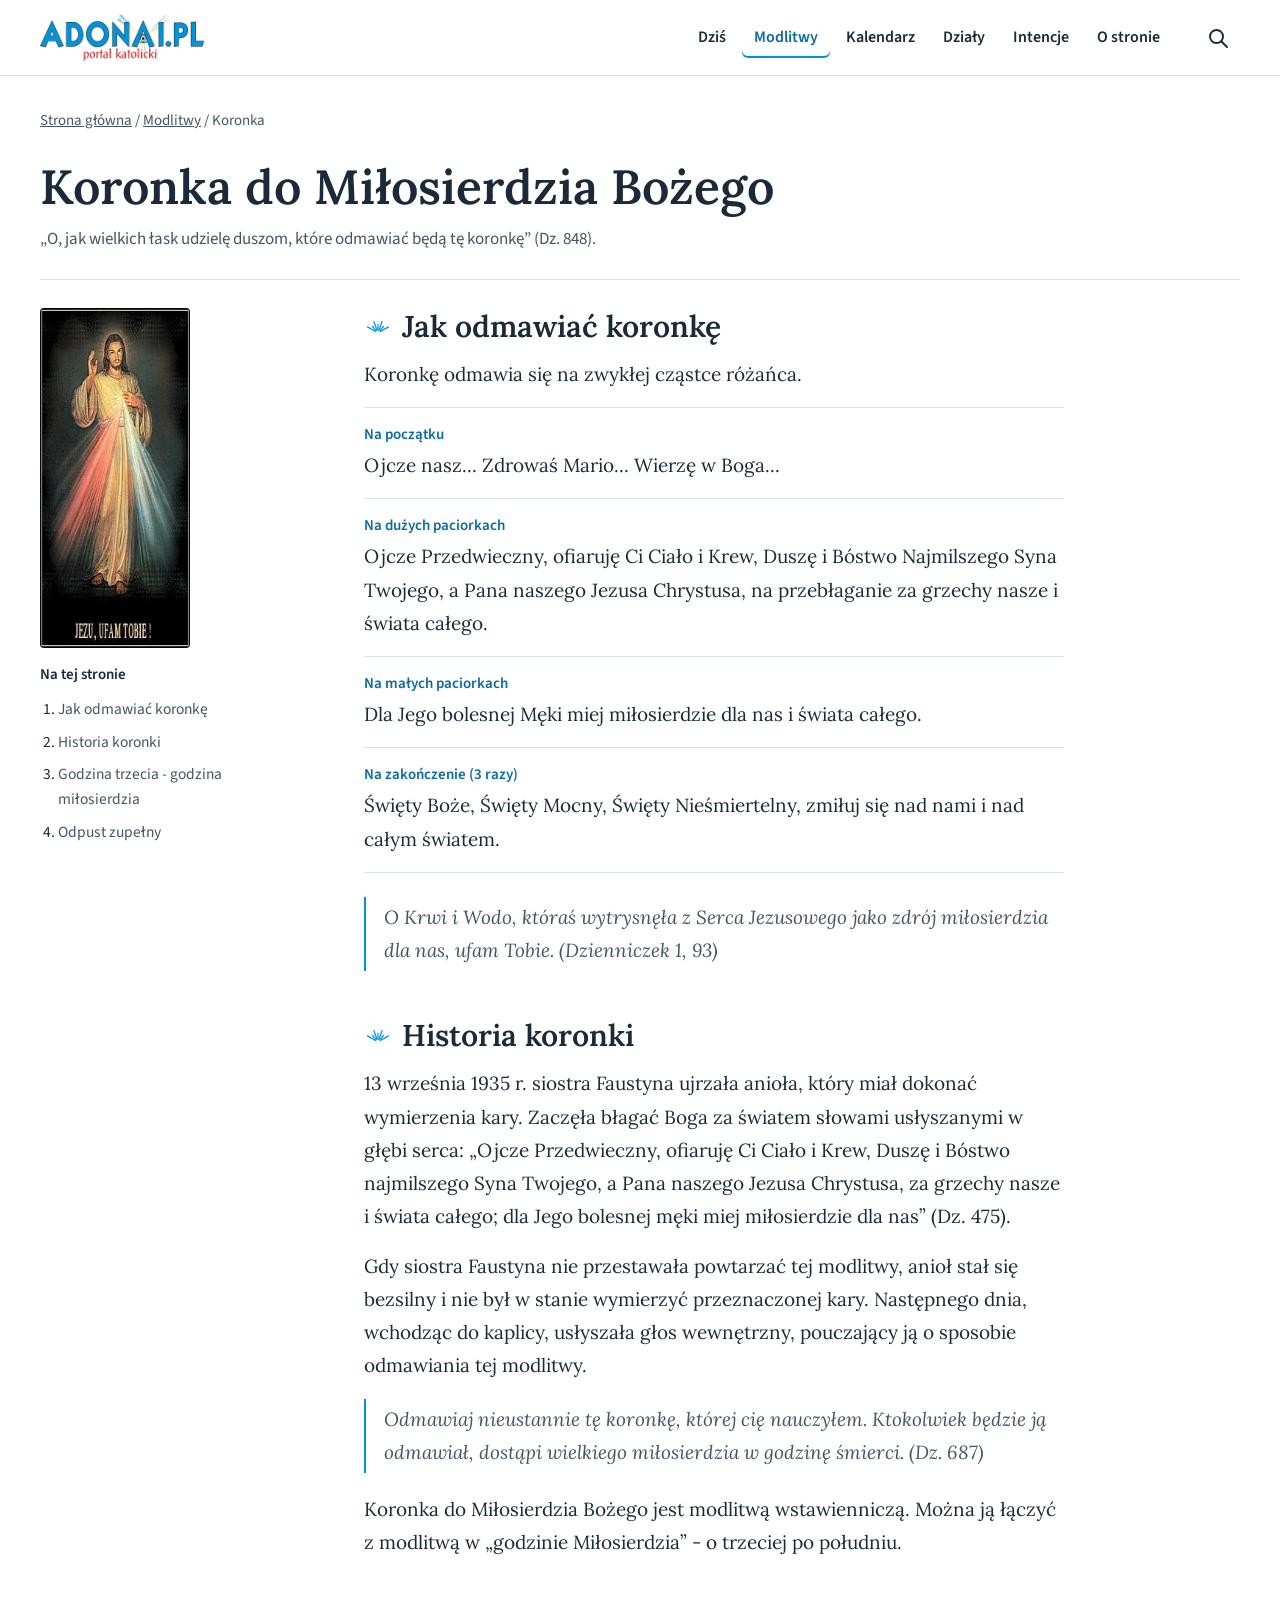
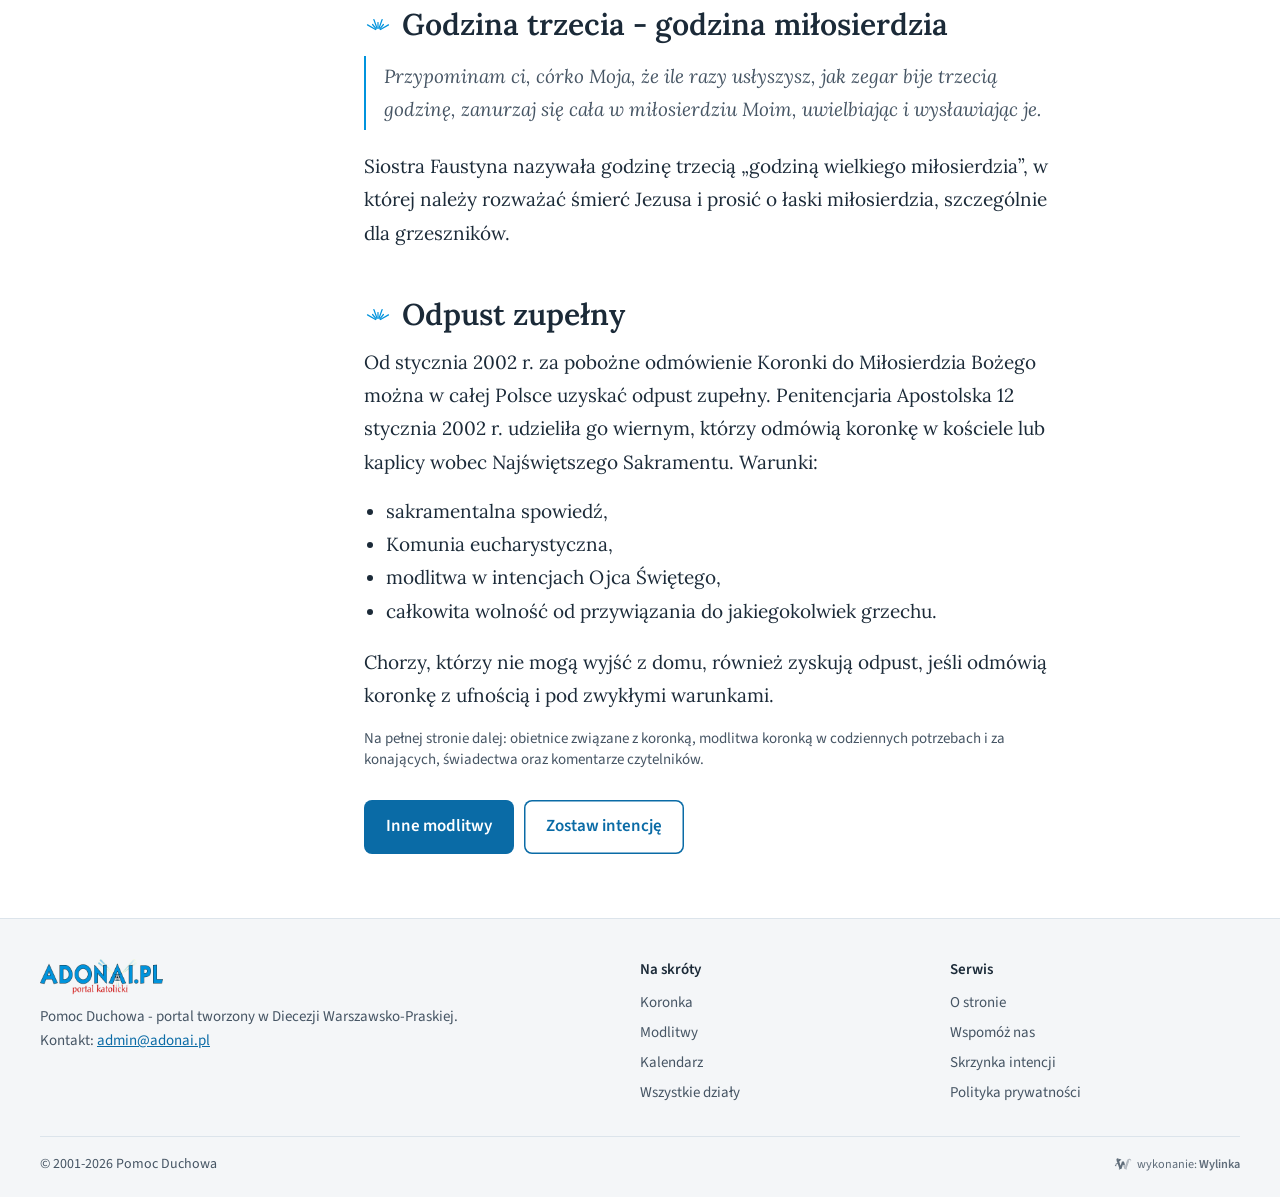
<file: koronka.html>
<!doctype html>
<html lang="pl">
<head>
<meta charset="utf-8">
<meta name="viewport" content="width=device-width,initial-scale=1,viewport-fit=cover">
<title>Koronka do Miłosierdzia Bożego - jak odmawiać | Adonai.pl</title>
<meta name="description" content="Jak odmawiać Koronkę do Miłosierdzia Bożego krok po kroku, historia koronki, godzina miłosierdzia i odpust zupełny.">
<meta name="robots" content="noindex,nofollow">
<meta name="theme-color" content="#ffffff">
<link rel="icon" href="img/favicon.png">
<link rel="preconnect" href="https://fonts.googleapis.com">
<link rel="preconnect" href="https://fonts.gstatic.com" crossorigin>
<link href="https://fonts.googleapis.com/css2?family=Lora:ital,wght@0,400;0,500;0,600;1,500&family=Source+Sans+3:wght@400;600&display=swap" rel="stylesheet">
<link rel="stylesheet" href="style.css">
<style>
.wylinka-badge{display:inline-flex;align-items:center;gap:.4em;color:inherit;text-decoration:none;font-size:.875em;line-height:1;opacity:.85}
.wylinka-badge:hover,.wylinka-badge:focus-visible{opacity:1}
.wylinka-badge:focus-visible{outline:2px solid currentColor;outline-offset:3px;border-radius:2px}
.wylinka-badge svg{width:18px;height:18px;flex:none;overflow:visible}
.wylinka-badge b{font-weight:600}
.wylinka-badge .wy-old{opacity:.45;transform-origin:40px 30px;transition:transform .32s cubic-bezier(.3,.7,.4,1),opacity .32s ease-out}
.wylinka-badge .wy-pod{opacity:0;transition:opacity .2s ease-out .08s}
.wylinka-badge:hover .wy-old,.wylinka-badge:focus-visible .wy-old{transform:translate(9px,7px) rotate(9deg);opacity:0}
.wylinka-badge:hover .wy-pod,.wylinka-badge:focus-visible .wy-pod{opacity:1}
@media (prefers-reduced-motion:reduce){.wylinka-badge .wy-old,.wylinka-badge .wy-pod{transition:none}.wylinka-badge:hover .wy-old,.wylinka-badge:focus-visible .wy-old{transform:none;opacity:.45}.wylinka-badge:hover .wy-pod,.wylinka-badge:focus-visible .wy-pod{opacity:0}}
</style>
</head>
<body><a class="skip" href="#tresc">Przejdź do treści</a>
<header class="top">
  <div class="top-in">
    <a class="logo" href="index.html" aria-label="Adonai.pl - Pomoc Duchowa, strona główna"><img src="img/logo-adonai.webp" width="740" height="216" alt="ADONAI.PL portal katolicki"></a>
    <nav class="nav" aria-label="Menu główne"><a href="index.html#dzis">Dziś</a><a href="index.html#modlitwy" aria-current="page">Modlitwy</a><a href="index.html#kalendarz">Kalendarz</a><a href="index.html#dzialy">Działy</a><a href="index.html#intencje">Intencje</a><a href="index.html#o-stronie">O stronie</a></nav>
    <button class="icon-btn szukaj-btn" type="button" aria-label="Szukaj" aria-expanded="false" aria-controls="szukaj"><svg viewBox="0 0 24 24" fill="none" stroke="currentColor" stroke-width="2" stroke-linecap="round"><circle cx="10.5" cy="10.5" r="6.5"/><path d="M15.5 15.5 21 21"/></svg></button>
    <button class="icon-btn burger" type="button" aria-label="Menu" aria-expanded="false" aria-controls="panel"><svg viewBox="0 0 24 24" fill="none" stroke="currentColor" stroke-width="2" stroke-linecap="round"><path d="M4 7h16M4 12h16M4 17h16"/></svg></button>
  </div>
</header>
<div class="szukaj" id="szukaj" role="search">
  <div class="szukaj-in">
    <label class="skip" for="q">Szukaj modlitwy lub działu</label>
    <input id="q" type="search" placeholder="Szukaj: koronka, różaniec, św. Rita..." autocomplete="off">
    <ul class="wyniki" id="wyniki" aria-live="polite"></ul>
  </div>
</div>
<div class="panel" id="panel">
  <nav aria-label="Menu mobilne"><a href="index.html#dzis"><svg class="rays" viewBox="0 0 60 34" width="22" aria-hidden="true"><line x1="24.8" y1="29.0" x2="7.5" y2="19.0" stroke-width="2.6"/><line x1="26.1" y1="27.4" x2="18.4" y2="18.2" stroke-width="2.6"/><line x1="27.9" y1="26.4" x2="21.1" y2="7.6" stroke-width="2.6"/><line x1="30.0" y1="26.0" x2="30.0" y2="14.0" stroke-width="2.6"/><line x1="32.1" y1="26.4" x2="38.9" y2="7.6" stroke-width="2.6"/><line x1="33.9" y1="27.4" x2="41.6" y2="18.2" stroke-width="2.6"/><line x1="35.2" y1="29.0" x2="52.5" y2="19.0" stroke-width="2.6"/></svg>Dziś</a><a href="index.html#modlitwy" aria-current="page"><svg class="rays" viewBox="0 0 60 34" width="22" aria-hidden="true"><line x1="24.8" y1="29.0" x2="7.5" y2="19.0" stroke-width="2.6"/><line x1="26.1" y1="27.4" x2="18.4" y2="18.2" stroke-width="2.6"/><line x1="27.9" y1="26.4" x2="21.1" y2="7.6" stroke-width="2.6"/><line x1="30.0" y1="26.0" x2="30.0" y2="14.0" stroke-width="2.6"/><line x1="32.1" y1="26.4" x2="38.9" y2="7.6" stroke-width="2.6"/><line x1="33.9" y1="27.4" x2="41.6" y2="18.2" stroke-width="2.6"/><line x1="35.2" y1="29.0" x2="52.5" y2="19.0" stroke-width="2.6"/></svg>Modlitwy</a><a href="index.html#kalendarz"><svg class="rays" viewBox="0 0 60 34" width="22" aria-hidden="true"><line x1="24.8" y1="29.0" x2="7.5" y2="19.0" stroke-width="2.6"/><line x1="26.1" y1="27.4" x2="18.4" y2="18.2" stroke-width="2.6"/><line x1="27.9" y1="26.4" x2="21.1" y2="7.6" stroke-width="2.6"/><line x1="30.0" y1="26.0" x2="30.0" y2="14.0" stroke-width="2.6"/><line x1="32.1" y1="26.4" x2="38.9" y2="7.6" stroke-width="2.6"/><line x1="33.9" y1="27.4" x2="41.6" y2="18.2" stroke-width="2.6"/><line x1="35.2" y1="29.0" x2="52.5" y2="19.0" stroke-width="2.6"/></svg>Kalendarz</a><a href="index.html#dzialy"><svg class="rays" viewBox="0 0 60 34" width="22" aria-hidden="true"><line x1="24.8" y1="29.0" x2="7.5" y2="19.0" stroke-width="2.6"/><line x1="26.1" y1="27.4" x2="18.4" y2="18.2" stroke-width="2.6"/><line x1="27.9" y1="26.4" x2="21.1" y2="7.6" stroke-width="2.6"/><line x1="30.0" y1="26.0" x2="30.0" y2="14.0" stroke-width="2.6"/><line x1="32.1" y1="26.4" x2="38.9" y2="7.6" stroke-width="2.6"/><line x1="33.9" y1="27.4" x2="41.6" y2="18.2" stroke-width="2.6"/><line x1="35.2" y1="29.0" x2="52.5" y2="19.0" stroke-width="2.6"/></svg>Działy</a><a href="index.html#intencje"><svg class="rays" viewBox="0 0 60 34" width="22" aria-hidden="true"><line x1="24.8" y1="29.0" x2="7.5" y2="19.0" stroke-width="2.6"/><line x1="26.1" y1="27.4" x2="18.4" y2="18.2" stroke-width="2.6"/><line x1="27.9" y1="26.4" x2="21.1" y2="7.6" stroke-width="2.6"/><line x1="30.0" y1="26.0" x2="30.0" y2="14.0" stroke-width="2.6"/><line x1="32.1" y1="26.4" x2="38.9" y2="7.6" stroke-width="2.6"/><line x1="33.9" y1="27.4" x2="41.6" y2="18.2" stroke-width="2.6"/><line x1="35.2" y1="29.0" x2="52.5" y2="19.0" stroke-width="2.6"/></svg>Intencje</a><a href="index.html#o-stronie"><svg class="rays" viewBox="0 0 60 34" width="22" aria-hidden="true"><line x1="24.8" y1="29.0" x2="7.5" y2="19.0" stroke-width="2.6"/><line x1="26.1" y1="27.4" x2="18.4" y2="18.2" stroke-width="2.6"/><line x1="27.9" y1="26.4" x2="21.1" y2="7.6" stroke-width="2.6"/><line x1="30.0" y1="26.0" x2="30.0" y2="14.0" stroke-width="2.6"/><line x1="32.1" y1="26.4" x2="38.9" y2="7.6" stroke-width="2.6"/><line x1="33.9" y1="27.4" x2="41.6" y2="18.2" stroke-width="2.6"/><line x1="35.2" y1="29.0" x2="52.5" y2="19.0" stroke-width="2.6"/></svg>O stronie</a></nav>
  <p class="kontakt-mini">Kontakt: <a href="mailto:admin@adonai.pl">admin@adonai.pl</a></p>
</div>
<main id="tresc">
  <div class="wrap">
    <p class="okruszki"><a href="index.html">Strona główna</a> / <a href="index.html#modlitwy">Modlitwy</a> / Koronka</p>
    <div class="art-head">
      <h1>Koronka do Miłosierdzia Bożego</h1>
      <p>„O, jak wielkich łask udzielę duszom, które odmawiać będą tę koronkę” (Dz. 848).</p>
    </div>
    <div class="art">
      <aside class="spis" aria-label="Spis treści">
        <div class="spis-in">
          <img src="img/koronka.webp" width="204" height="340" alt="Obraz Jezusa Miłosiernego z podpisem Jezu, ufam Tobie" loading="lazy">
          <h2>Na tej stronie</h2>
          <ol>
            <li><a href="#jak">Jak odmawiać koronkę</a></li>
            <li><a href="#historia">Historia koronki</a></li>
            <li><a href="#godzina">Godzina trzecia - godzina miłosierdzia</a></li>
            <li><a href="#odpust">Odpust zupełny</a></li>
          </ol>
        </div>
      </aside>
      <article class="tresc">
        <h2 id="jak"><svg class="rays" viewBox="0 0 60 34" width="28" aria-hidden="true"><line x1="24.8" y1="29.0" x2="7.5" y2="19.0" stroke-width="2.6"/><line x1="26.1" y1="27.4" x2="18.4" y2="18.2" stroke-width="2.6"/><line x1="27.9" y1="26.4" x2="21.1" y2="7.6" stroke-width="2.6"/><line x1="30.0" y1="26.0" x2="30.0" y2="14.0" stroke-width="2.6"/><line x1="32.1" y1="26.4" x2="38.9" y2="7.6" stroke-width="2.6"/><line x1="33.9" y1="27.4" x2="41.6" y2="18.2" stroke-width="2.6"/><line x1="35.2" y1="29.0" x2="52.5" y2="19.0" stroke-width="2.6"/></svg>Jak odmawiać koronkę</h2>
        <p>Koronkę odmawia się na zwykłej cząstce różańca.</p>
        <ol class="kroki">
          <li><b>Na początku</b><p>Ojcze nasz... Zdrowaś Mario... Wierzę w Boga...</p></li>
          <li><b>Na dużych paciorkach</b><p>Ojcze Przedwieczny, ofiaruję Ci Ciało i Krew, Duszę i Bóstwo Najmilszego Syna Twojego, a Pana naszego Jezusa Chrystusa, na przebłaganie za grzechy nasze i świata całego.</p></li>
          <li><b>Na małych paciorkach</b><p>Dla Jego bolesnej Męki miej miłosierdzie dla nas i świata całego.</p></li>
          <li><b>Na zakończenie (3 razy)</b><p>Święty Boże, Święty Mocny, Święty Nieśmiertelny, zmiłuj się nad nami i nad całym światem.</p></li>
        </ol>
        <p class="cyt">O Krwi i Wodo, któraś wytrysnęła z Serca Jezusowego jako zdrój miłosierdzia dla nas, ufam Tobie. (Dzienniczek 1, 93)</p>

        <h2 id="historia"><svg class="rays" viewBox="0 0 60 34" width="28" aria-hidden="true"><line x1="24.8" y1="29.0" x2="7.5" y2="19.0" stroke-width="2.6"/><line x1="26.1" y1="27.4" x2="18.4" y2="18.2" stroke-width="2.6"/><line x1="27.9" y1="26.4" x2="21.1" y2="7.6" stroke-width="2.6"/><line x1="30.0" y1="26.0" x2="30.0" y2="14.0" stroke-width="2.6"/><line x1="32.1" y1="26.4" x2="38.9" y2="7.6" stroke-width="2.6"/><line x1="33.9" y1="27.4" x2="41.6" y2="18.2" stroke-width="2.6"/><line x1="35.2" y1="29.0" x2="52.5" y2="19.0" stroke-width="2.6"/></svg>Historia koronki</h2>
        <p>13 września 1935 r. siostra Faustyna ujrzała anioła, który miał dokonać wymierzenia kary. Zaczęła błagać Boga za światem słowami usłyszanymi w głębi serca: „Ojcze Przedwieczny, ofiaruję Ci Ciało i Krew, Duszę i Bóstwo najmilszego Syna Twojego, a Pana naszego Jezusa Chrystusa, za grzechy nasze i świata całego; dla Jego bolesnej męki miej miłosierdzie dla nas” (Dz. 475).</p>
        <p>Gdy siostra Faustyna nie przestawała powtarzać tej modlitwy, anioł stał się bezsilny i nie był w stanie wymierzyć przeznaczonej kary. Następnego dnia, wchodząc do kaplicy, usłyszała głos wewnętrzny, pouczający ją o sposobie odmawiania tej modlitwy.</p>
        <p class="cyt">Odmawiaj nieustannie tę koronkę, której cię nauczyłem. Ktokolwiek będzie ją odmawiał, dostąpi wielkiego miłosierdzia w godzinę śmierci. (Dz. 687)</p>
        <p>Koronka do Miłosierdzia Bożego jest modlitwą wstawienniczą. Można ją łączyć z modlitwą w „godzinie Miłosierdzia” - o trzeciej po południu.</p>

        <h2 id="godzina"><svg class="rays" viewBox="0 0 60 34" width="28" aria-hidden="true"><line x1="24.8" y1="29.0" x2="7.5" y2="19.0" stroke-width="2.6"/><line x1="26.1" y1="27.4" x2="18.4" y2="18.2" stroke-width="2.6"/><line x1="27.9" y1="26.4" x2="21.1" y2="7.6" stroke-width="2.6"/><line x1="30.0" y1="26.0" x2="30.0" y2="14.0" stroke-width="2.6"/><line x1="32.1" y1="26.4" x2="38.9" y2="7.6" stroke-width="2.6"/><line x1="33.9" y1="27.4" x2="41.6" y2="18.2" stroke-width="2.6"/><line x1="35.2" y1="29.0" x2="52.5" y2="19.0" stroke-width="2.6"/></svg>Godzina trzecia - godzina miłosierdzia</h2>
        <p class="cyt">Przypominam ci, córko Moja, że ile razy usłyszysz, jak zegar bije trzecią godzinę, zanurzaj się cała w miłosierdziu Moim, uwielbiając i wysławiając je.</p>
        <p>Siostra Faustyna nazywała godzinę trzecią „godziną wielkiego miłosierdzia”, w której należy rozważać śmierć Jezusa i prosić o łaski miłosierdzia, szczególnie dla grzeszników.</p>

        <h2 id="odpust"><svg class="rays" viewBox="0 0 60 34" width="28" aria-hidden="true"><line x1="24.8" y1="29.0" x2="7.5" y2="19.0" stroke-width="2.6"/><line x1="26.1" y1="27.4" x2="18.4" y2="18.2" stroke-width="2.6"/><line x1="27.9" y1="26.4" x2="21.1" y2="7.6" stroke-width="2.6"/><line x1="30.0" y1="26.0" x2="30.0" y2="14.0" stroke-width="2.6"/><line x1="32.1" y1="26.4" x2="38.9" y2="7.6" stroke-width="2.6"/><line x1="33.9" y1="27.4" x2="41.6" y2="18.2" stroke-width="2.6"/><line x1="35.2" y1="29.0" x2="52.5" y2="19.0" stroke-width="2.6"/></svg>Odpust zupełny</h2>
        <p>Od stycznia 2002 r. za pobożne odmówienie Koronki do Miłosierdzia Bożego można w całej Polsce uzyskać odpust zupełny. Penitencjaria Apostolska 12 stycznia 2002 r. udzieliła go wiernym, którzy odmówią koronkę w kościele lub kaplicy wobec Najświętszego Sakramentu. Warunki:</p>
        <ul class="war"><li>sakramentalna spowiedź,</li><li>Komunia eucharystyczna,</li><li>modlitwa w intencjach Ojca Świętego,</li><li>całkowita wolność od przywiązania do jakiegokolwiek grzechu.</li></ul>
        <p>Chorzy, którzy nie mogą wyjść z domu, również zyskują odpust, jeśli odmówią koronkę z ufnością i pod zwykłymi warunkami.</p>
        <p class="zrodlo">Na pełnej stronie dalej: obietnice związane z koronką, modlitwa koronką w codziennych potrzebach i za konających, świadectwa oraz komentarze czytelników.</p>
        <div class="dalej"><a class="btn" href="index.html#modlitwy">Inne modlitwy</a><a class="btn btn-ghost" href="index.html#intencje">Zostaw intencję</a></div>
      </article>
    </div>
  </div>
</main>
<footer class="stopka">
  <div class="wrap">
    <div class="st-grid">
      <div class="st-o">
        <img src="img/logo-adonai.webp" width="740" height="216" alt="ADONAI.PL portal katolicki" loading="lazy">
        <p style="margin:0">Pomoc Duchowa - portal tworzony w Diecezji Warszawsko-Praskiej.<br>Kontakt: <a href="mailto:admin@adonai.pl">admin@adonai.pl</a></p>
      </div>
      <div>
        <h3>Na skróty</h3>
        <ul><li><a href="koronka.html">Koronka</a></li><li><a href="index.html#modlitwy">Modlitwy</a></li><li><a href="index.html#kalendarz">Kalendarz</a></li><li><a href="index.html#dzialy">Wszystkie działy</a></li></ul>
      </div>
      <div>
        <h3>Serwis</h3>
        <ul><li><a href="index.html#o-stronie">O stronie</a></li><li><a href="index.html#wspomoz">Wspomóż nas</a></li><li><a href="index.html#intencje">Skrzynka intencji</a></li><li><a href="polityka.html">Polityka prywatności</a></li></ul>
      </div>
    </div>
    <div class="st-dol">
      <span>&copy; 2001-<span class="rok">2026</span> Pomoc Duchowa</span>
      <a class="wylinka-badge" href="https://wylinka.pl/?utm_source=adonai.pl&amp;utm_medium=stopka&amp;utm_campaign=wykonanie" rel="noopener" title="Strona wykonana przez Wylinka"><svg viewBox="0 0 64 64" aria-hidden="true" focusable="false" fill="currentColor"><path d="M9.8 22.8l-1.2-7.9 2.2-3.7 15.5 4.6-.5 1.5-7.2 5.5 4.7 15.6 5-15.6 7 0 4.1 12.7-4.2-.9-2.6 1.8-.8-2.2-5.3 15.6-4.3 0 .4 .2-2.1 2.8-1.3-1.1 1.1-1.4-3.1 .2-.1-1.7 2.2-.1-5.7-16.5-4.8 .6-.8 3.1 0 .5-.3 .5 .8 2.2-1.6 .5-.4-1.3-.8 1.6-1.5-.8 .8-1.6-1.4 .6-.6-1.6 2.3-.8 .2-.4 1.3-4.8 5.9-.8-2.4-6.9zM15.2 13.7l-.1-.4-.4 .8-.1 .8 .1 1 .1 .4 .3 .7 .3-.9 .1-.7 0-.8z"/><path class="wy-pod" d="M37.1 49.8l-4.5-13.3 2.6-1.8 4.2 .9 .9 2.8 3-9.7 0-.5 .1-.8 3.2-8.4 .5-1 .6-1 .9-1.1 1.3-1 1.1-.7 1.4-.5 1.4-.3 .7 0 .9 0 1.2 .3 1.4 .6 .8 .5 .7 .7 .6 .7 .5 .9 .3 .9 .1 .9 0 .8-.2 .9-.5 .9-.5 .6-.7 .5-.7 .3-.1-.1 0-.1 .5-.5 .3-.7 .2-.5 0-.6-.1-.6-.3-.7-.4-.5-.4-.4-.5-.3-.6-.3-.7 0-.7 .1-.6 .1-.5 .4-.5 .5-.3 .5-.2 .7-.1 1.5-1.4 5.1-.8 3.3-.3 .7-.5 .7-6 17.5 1.9 .1-.1 1.7-3.1-.2 1.1 1.4-1.3 1.1-2.1-2.8 .4-.2z"/><path class="wy-old" d="M40.8 50l.4-.2-4.1 0-4.2-12.5 2.5-1.7 4.3 .9 .6 1.9 .6-1.6 0-.3 2.4-7.8 0-.5 .1-.8 3.2-8.4 .4-.8 .6-.9 .9-1.2 .9-.9 1.3-.8 1.4-.6 1.2-.3 1.4-.1 1.3 .1 .6 .2 .8 .3 1.1 .6 .9 .7 .7 .9 .5 .9 .3 .9 .1 1.1-.1 .9-.3 .9-.4 .7-.6 .7-.6 .4-.6 .2-.1-.1 0-.1 .5-.5 .3-.7 .2-.5 0-.5-.1-.6-.2-.6-.3-.5-.4-.5-.5-.3-.6-.3-.7-.1-.6 0-.6 .1-.6 .3-.6 .5-.3 .4-.2 .5-.1 .5-.1 1.5-1.4 5.1-.8 3.3-.3 .7-.5 .7-6 17.5 1.9 .1-.1 1.7-3.1-.2 1.1 1.4-1.3 1.1zM49.6 17.1l.6 1.7-1.5 1.9 .4 .4 1.8-2.1-.7-2.1zM48.1 28.3l.5 1.8-1.7 1.8 .4 .4 1.9-2-.6-2.2zM37.9 41.7l1.7-1.5-.4-.4-1.7 1.4zM42.6 38.7l-1.5 2.8 1.1 2-1.3 2.6 .5 .2 1.5-2.8-1.1-2 1.4-2.5z"/></svg><span>wykonanie: <b>Wylinka</b></span></a>
    </div>
  </div>
</footer>
<div class="toast" id="toast" role="status"></div>
<script src="app.js" defer></script>
</body>
</html>
</file>
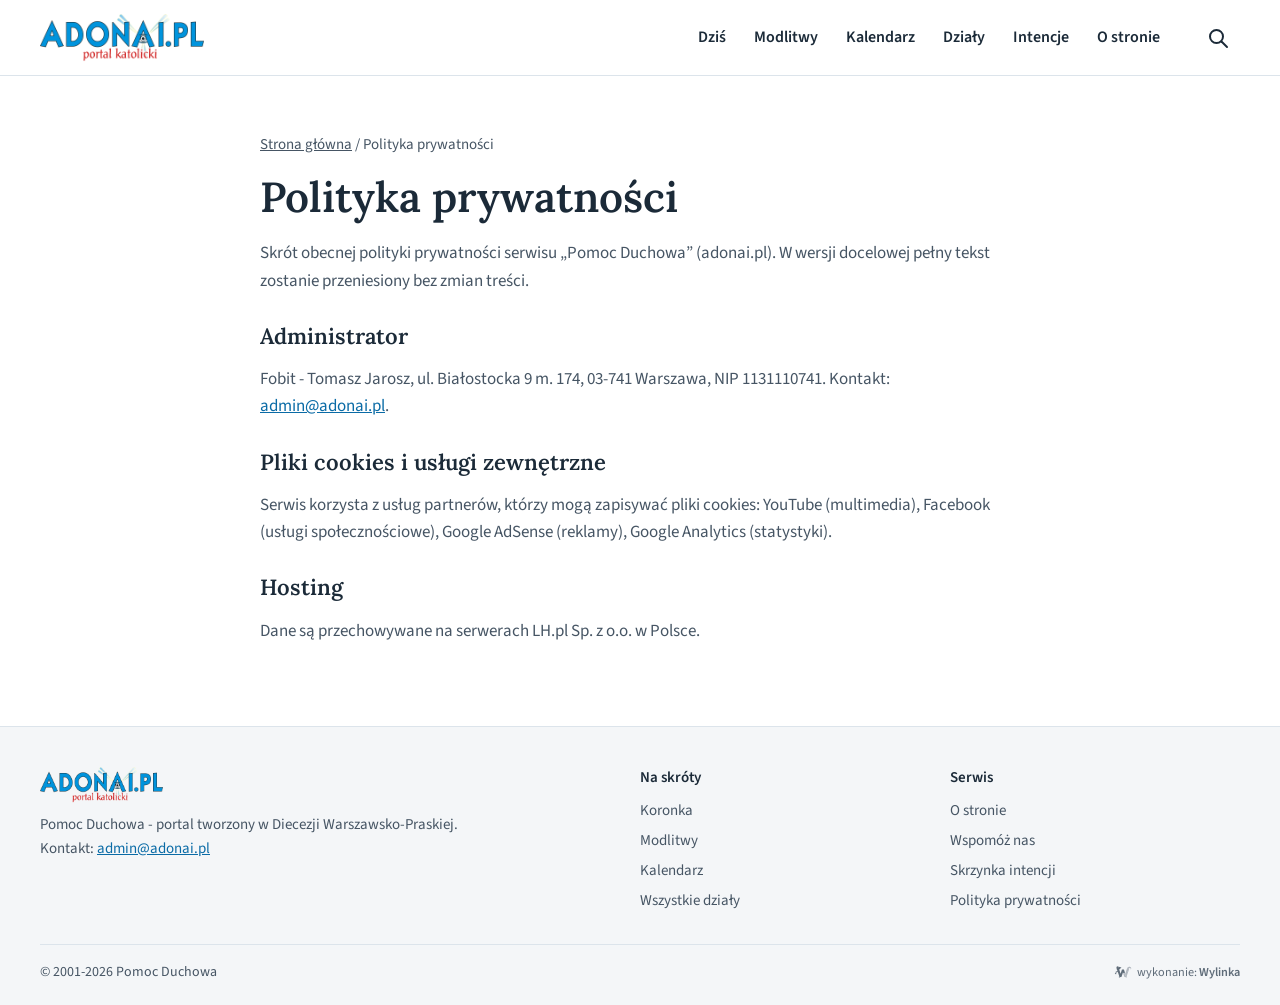
<file: polityka.html>
<!doctype html>
<html lang="pl">
<head>
<meta charset="utf-8">
<meta name="viewport" content="width=device-width,initial-scale=1,viewport-fit=cover">
<title>Polityka prywatności | Adonai.pl</title>
<meta name="description" content="Polityka prywatności serwisu Pomoc Duchowa - adonai.pl">
<meta name="robots" content="noindex,nofollow">
<meta name="theme-color" content="#ffffff">
<link rel="icon" href="img/favicon.png">
<link rel="preconnect" href="https://fonts.googleapis.com">
<link rel="preconnect" href="https://fonts.gstatic.com" crossorigin>
<link href="https://fonts.googleapis.com/css2?family=Lora:ital,wght@0,400;0,500;0,600;1,500&family=Source+Sans+3:wght@400;600&display=swap" rel="stylesheet">
<link rel="stylesheet" href="style.css">
<style>
.wylinka-badge{display:inline-flex;align-items:center;gap:.4em;color:inherit;text-decoration:none;font-size:.875em;line-height:1;opacity:.85}
.wylinka-badge:hover,.wylinka-badge:focus-visible{opacity:1}
.wylinka-badge:focus-visible{outline:2px solid currentColor;outline-offset:3px;border-radius:2px}
.wylinka-badge svg{width:18px;height:18px;flex:none;overflow:visible}
.wylinka-badge b{font-weight:600}
.wylinka-badge .wy-old{opacity:.45;transform-origin:40px 30px;transition:transform .32s cubic-bezier(.3,.7,.4,1),opacity .32s ease-out}
.wylinka-badge .wy-pod{opacity:0;transition:opacity .2s ease-out .08s}
.wylinka-badge:hover .wy-old,.wylinka-badge:focus-visible .wy-old{transform:translate(9px,7px) rotate(9deg);opacity:0}
.wylinka-badge:hover .wy-pod,.wylinka-badge:focus-visible .wy-pod{opacity:1}
@media (prefers-reduced-motion:reduce){.wylinka-badge .wy-old,.wylinka-badge .wy-pod{transition:none}.wylinka-badge:hover .wy-old,.wylinka-badge:focus-visible .wy-old{transform:none;opacity:.45}.wylinka-badge:hover .wy-pod,.wylinka-badge:focus-visible .wy-pod{opacity:0}}
</style>
</head>
<body><a class="skip" href="#tresc">Przejdź do treści</a>
<header class="top">
  <div class="top-in">
    <a class="logo" href="index.html" aria-label="Adonai.pl - Pomoc Duchowa, strona główna"><img src="img/logo-adonai.webp" width="740" height="216" alt="ADONAI.PL portal katolicki"></a>
    <nav class="nav" aria-label="Menu główne"><a href="index.html#dzis">Dziś</a><a href="index.html#modlitwy">Modlitwy</a><a href="index.html#kalendarz">Kalendarz</a><a href="index.html#dzialy">Działy</a><a href="index.html#intencje">Intencje</a><a href="index.html#o-stronie">O stronie</a></nav>
    <button class="icon-btn szukaj-btn" type="button" aria-label="Szukaj" aria-expanded="false" aria-controls="szukaj"><svg viewBox="0 0 24 24" fill="none" stroke="currentColor" stroke-width="2" stroke-linecap="round"><circle cx="10.5" cy="10.5" r="6.5"/><path d="M15.5 15.5 21 21"/></svg></button>
    <button class="icon-btn burger" type="button" aria-label="Menu" aria-expanded="false" aria-controls="panel"><svg viewBox="0 0 24 24" fill="none" stroke="currentColor" stroke-width="2" stroke-linecap="round"><path d="M4 7h16M4 12h16M4 17h16"/></svg></button>
  </div>
</header>
<div class="szukaj" id="szukaj" role="search">
  <div class="szukaj-in">
    <label class="skip" for="q">Szukaj modlitwy lub działu</label>
    <input id="q" type="search" placeholder="Szukaj: koronka, różaniec, św. Rita..." autocomplete="off">
    <ul class="wyniki" id="wyniki" aria-live="polite"></ul>
  </div>
</div>
<div class="panel" id="panel">
  <nav aria-label="Menu mobilne"><a href="index.html#dzis"><svg class="rays" viewBox="0 0 60 34" width="22" aria-hidden="true"><line x1="24.8" y1="29.0" x2="7.5" y2="19.0" stroke-width="2.6"/><line x1="26.1" y1="27.4" x2="18.4" y2="18.2" stroke-width="2.6"/><line x1="27.9" y1="26.4" x2="21.1" y2="7.6" stroke-width="2.6"/><line x1="30.0" y1="26.0" x2="30.0" y2="14.0" stroke-width="2.6"/><line x1="32.1" y1="26.4" x2="38.9" y2="7.6" stroke-width="2.6"/><line x1="33.9" y1="27.4" x2="41.6" y2="18.2" stroke-width="2.6"/><line x1="35.2" y1="29.0" x2="52.5" y2="19.0" stroke-width="2.6"/></svg>Dziś</a><a href="index.html#modlitwy"><svg class="rays" viewBox="0 0 60 34" width="22" aria-hidden="true"><line x1="24.8" y1="29.0" x2="7.5" y2="19.0" stroke-width="2.6"/><line x1="26.1" y1="27.4" x2="18.4" y2="18.2" stroke-width="2.6"/><line x1="27.9" y1="26.4" x2="21.1" y2="7.6" stroke-width="2.6"/><line x1="30.0" y1="26.0" x2="30.0" y2="14.0" stroke-width="2.6"/><line x1="32.1" y1="26.4" x2="38.9" y2="7.6" stroke-width="2.6"/><line x1="33.9" y1="27.4" x2="41.6" y2="18.2" stroke-width="2.6"/><line x1="35.2" y1="29.0" x2="52.5" y2="19.0" stroke-width="2.6"/></svg>Modlitwy</a><a href="index.html#kalendarz"><svg class="rays" viewBox="0 0 60 34" width="22" aria-hidden="true"><line x1="24.8" y1="29.0" x2="7.5" y2="19.0" stroke-width="2.6"/><line x1="26.1" y1="27.4" x2="18.4" y2="18.2" stroke-width="2.6"/><line x1="27.9" y1="26.4" x2="21.1" y2="7.6" stroke-width="2.6"/><line x1="30.0" y1="26.0" x2="30.0" y2="14.0" stroke-width="2.6"/><line x1="32.1" y1="26.4" x2="38.9" y2="7.6" stroke-width="2.6"/><line x1="33.9" y1="27.4" x2="41.6" y2="18.2" stroke-width="2.6"/><line x1="35.2" y1="29.0" x2="52.5" y2="19.0" stroke-width="2.6"/></svg>Kalendarz</a><a href="index.html#dzialy"><svg class="rays" viewBox="0 0 60 34" width="22" aria-hidden="true"><line x1="24.8" y1="29.0" x2="7.5" y2="19.0" stroke-width="2.6"/><line x1="26.1" y1="27.4" x2="18.4" y2="18.2" stroke-width="2.6"/><line x1="27.9" y1="26.4" x2="21.1" y2="7.6" stroke-width="2.6"/><line x1="30.0" y1="26.0" x2="30.0" y2="14.0" stroke-width="2.6"/><line x1="32.1" y1="26.4" x2="38.9" y2="7.6" stroke-width="2.6"/><line x1="33.9" y1="27.4" x2="41.6" y2="18.2" stroke-width="2.6"/><line x1="35.2" y1="29.0" x2="52.5" y2="19.0" stroke-width="2.6"/></svg>Działy</a><a href="index.html#intencje"><svg class="rays" viewBox="0 0 60 34" width="22" aria-hidden="true"><line x1="24.8" y1="29.0" x2="7.5" y2="19.0" stroke-width="2.6"/><line x1="26.1" y1="27.4" x2="18.4" y2="18.2" stroke-width="2.6"/><line x1="27.9" y1="26.4" x2="21.1" y2="7.6" stroke-width="2.6"/><line x1="30.0" y1="26.0" x2="30.0" y2="14.0" stroke-width="2.6"/><line x1="32.1" y1="26.4" x2="38.9" y2="7.6" stroke-width="2.6"/><line x1="33.9" y1="27.4" x2="41.6" y2="18.2" stroke-width="2.6"/><line x1="35.2" y1="29.0" x2="52.5" y2="19.0" stroke-width="2.6"/></svg>Intencje</a><a href="index.html#o-stronie"><svg class="rays" viewBox="0 0 60 34" width="22" aria-hidden="true"><line x1="24.8" y1="29.0" x2="7.5" y2="19.0" stroke-width="2.6"/><line x1="26.1" y1="27.4" x2="18.4" y2="18.2" stroke-width="2.6"/><line x1="27.9" y1="26.4" x2="21.1" y2="7.6" stroke-width="2.6"/><line x1="30.0" y1="26.0" x2="30.0" y2="14.0" stroke-width="2.6"/><line x1="32.1" y1="26.4" x2="38.9" y2="7.6" stroke-width="2.6"/><line x1="33.9" y1="27.4" x2="41.6" y2="18.2" stroke-width="2.6"/><line x1="35.2" y1="29.0" x2="52.5" y2="19.0" stroke-width="2.6"/></svg>O stronie</a></nav>
  <p class="kontakt-mini">Kontakt: <a href="mailto:admin@adonai.pl">admin@adonai.pl</a></p>
</div>
<main id="tresc"><div class="wrap prosta">
<p class="okruszki"><a href="index.html">Strona główna</a> / Polityka prywatności</p>
<h1>Polityka prywatności</h1>
<p>Skrót obecnej polityki prywatności serwisu „Pomoc Duchowa” (adonai.pl). W wersji docelowej pełny tekst zostanie przeniesiony bez zmian treści.</p>
<h2>Administrator</h2>
<p>Fobit - Tomasz Jarosz, ul. Białostocka 9 m. 174, 03-741 Warszawa, NIP 1131110741. Kontakt: <a href="mailto:admin@adonai.pl">admin@adonai.pl</a>.</p>
<h2>Pliki cookies i usługi zewnętrzne</h2>
<p>Serwis korzysta z usług partnerów, którzy mogą zapisywać pliki cookies: YouTube (multimedia), Facebook (usługi społecznościowe), Google AdSense (reklamy), Google Analytics (statystyki).</p>
<h2>Hosting</h2>
<p>Dane są przechowywane na serwerach LH.pl Sp. z o.o. w Polsce.</p>
</div></main>
<footer class="stopka">
  <div class="wrap">
    <div class="st-grid">
      <div class="st-o">
        <img src="img/logo-adonai.webp" width="740" height="216" alt="ADONAI.PL portal katolicki" loading="lazy">
        <p style="margin:0">Pomoc Duchowa - portal tworzony w Diecezji Warszawsko-Praskiej.<br>Kontakt: <a href="mailto:admin@adonai.pl">admin@adonai.pl</a></p>
      </div>
      <div>
        <h3>Na skróty</h3>
        <ul><li><a href="koronka.html">Koronka</a></li><li><a href="index.html#modlitwy">Modlitwy</a></li><li><a href="index.html#kalendarz">Kalendarz</a></li><li><a href="index.html#dzialy">Wszystkie działy</a></li></ul>
      </div>
      <div>
        <h3>Serwis</h3>
        <ul><li><a href="index.html#o-stronie">O stronie</a></li><li><a href="index.html#wspomoz">Wspomóż nas</a></li><li><a href="index.html#intencje">Skrzynka intencji</a></li><li><a href="polityka.html">Polityka prywatności</a></li></ul>
      </div>
    </div>
    <div class="st-dol">
      <span>&copy; 2001-<span class="rok">2026</span> Pomoc Duchowa</span>
      <a class="wylinka-badge" href="https://wylinka.pl/?utm_source=adonai.pl&amp;utm_medium=stopka&amp;utm_campaign=wykonanie" rel="noopener" title="Strona wykonana przez Wylinka"><svg viewBox="0 0 64 64" aria-hidden="true" focusable="false" fill="currentColor"><path d="M9.8 22.8l-1.2-7.9 2.2-3.7 15.5 4.6-.5 1.5-7.2 5.5 4.7 15.6 5-15.6 7 0 4.1 12.7-4.2-.9-2.6 1.8-.8-2.2-5.3 15.6-4.3 0 .4 .2-2.1 2.8-1.3-1.1 1.1-1.4-3.1 .2-.1-1.7 2.2-.1-5.7-16.5-4.8 .6-.8 3.1 0 .5-.3 .5 .8 2.2-1.6 .5-.4-1.3-.8 1.6-1.5-.8 .8-1.6-1.4 .6-.6-1.6 2.3-.8 .2-.4 1.3-4.8 5.9-.8-2.4-6.9zM15.2 13.7l-.1-.4-.4 .8-.1 .8 .1 1 .1 .4 .3 .7 .3-.9 .1-.7 0-.8z"/><path class="wy-pod" d="M37.1 49.8l-4.5-13.3 2.6-1.8 4.2 .9 .9 2.8 3-9.7 0-.5 .1-.8 3.2-8.4 .5-1 .6-1 .9-1.1 1.3-1 1.1-.7 1.4-.5 1.4-.3 .7 0 .9 0 1.2 .3 1.4 .6 .8 .5 .7 .7 .6 .7 .5 .9 .3 .9 .1 .9 0 .8-.2 .9-.5 .9-.5 .6-.7 .5-.7 .3-.1-.1 0-.1 .5-.5 .3-.7 .2-.5 0-.6-.1-.6-.3-.7-.4-.5-.4-.4-.5-.3-.6-.3-.7 0-.7 .1-.6 .1-.5 .4-.5 .5-.3 .5-.2 .7-.1 1.5-1.4 5.1-.8 3.3-.3 .7-.5 .7-6 17.5 1.9 .1-.1 1.7-3.1-.2 1.1 1.4-1.3 1.1-2.1-2.8 .4-.2z"/><path class="wy-old" d="M40.8 50l.4-.2-4.1 0-4.2-12.5 2.5-1.7 4.3 .9 .6 1.9 .6-1.6 0-.3 2.4-7.8 0-.5 .1-.8 3.2-8.4 .4-.8 .6-.9 .9-1.2 .9-.9 1.3-.8 1.4-.6 1.2-.3 1.4-.1 1.3 .1 .6 .2 .8 .3 1.1 .6 .9 .7 .7 .9 .5 .9 .3 .9 .1 1.1-.1 .9-.3 .9-.4 .7-.6 .7-.6 .4-.6 .2-.1-.1 0-.1 .5-.5 .3-.7 .2-.5 0-.5-.1-.6-.2-.6-.3-.5-.4-.5-.5-.3-.6-.3-.7-.1-.6 0-.6 .1-.6 .3-.6 .5-.3 .4-.2 .5-.1 .5-.1 1.5-1.4 5.1-.8 3.3-.3 .7-.5 .7-6 17.5 1.9 .1-.1 1.7-3.1-.2 1.1 1.4-1.3 1.1zM49.6 17.1l.6 1.7-1.5 1.9 .4 .4 1.8-2.1-.7-2.1zM48.1 28.3l.5 1.8-1.7 1.8 .4 .4 1.9-2-.6-2.2zM37.9 41.7l1.7-1.5-.4-.4-1.7 1.4zM42.6 38.7l-1.5 2.8 1.1 2-1.3 2.6 .5 .2 1.5-2.8-1.1-2 1.4-2.5z"/></svg><span>wykonanie: <b>Wylinka</b></span></a>
    </div>
  </div>
</footer>
<div class="toast" id="toast" role="status"></div>
<script src="app.js" defer></script>
</body>
</html>
</file>
<file: style.css>
:root{
  --blue:#0093DD; --blue-d:#0A6BA6; --blue-dd:#0B4F7C; --ink:#1B2A38; --ink2:#465564;
  --red:#C8211F; --tint:#EEF6FC; --gray:#F4F6F8; --line:#DCE4EB; --white:#fff;
  --serif:"Lora",Georgia,"Times New Roman",serif; --sans:"Source Sans 3","Segoe UI",Arial,sans-serif;
  --hh:64px; --wrap:min(1200px,calc(100% - 32px));
}
@media(min-width:1000px){:root{--hh:76px}}
*{box-sizing:border-box}
html{scroll-behavior:smooth;scroll-padding-top:calc(var(--hh) + 8px);-webkit-text-size-adjust:100%}
body{margin:0;font:17px/1.6 var(--sans);color:var(--ink);background:var(--white);overflow-x:hidden}
img{max-width:100%;display:block}
a{color:var(--blue-d)}
h1,h2,h3{font-family:var(--serif);font-weight:600;line-height:1.2;margin:0;color:var(--ink)}
.wrap{width:var(--wrap);margin:0 auto}
.skip{position:absolute;left:-999px}.skip:focus{left:12px;top:12px;z-index:99;background:#fff;padding:8px 12px}
:focus-visible{outline:2px solid var(--blue);outline-offset:2px}

/* promienie - motyw z litery A w logo */
.rays{color:var(--blue);display:inline-block;flex:none}
.rays line{stroke:currentColor;stroke-linecap:round}

/* nagłówek */
.top{position:sticky;top:0;z-index:50;background:rgba(255,255,255,.97);border-bottom:1px solid var(--line);height:var(--hh)}
.top-in{width:var(--wrap);margin:0 auto;height:100%;display:flex;align-items:center;gap:20px}
.logo{display:block;flex:none}
.logo img{height:40px;width:auto}
@media(min-width:1000px){.logo img{height:48px}}
.nav{display:none;margin-left:auto;gap:4px;align-items:center}
.nav a{color:var(--ink);text-decoration:none;font-weight:600;font-size:16px;padding:8px 12px;border-radius:6px;white-space:nowrap}
.nav a:hover{background:var(--tint);color:var(--blue-d)}
.nav a[aria-current]{color:var(--blue-d);box-shadow:inset 0 -2px 0 var(--blue)}
.icon-btn{display:grid;place-items:center;width:44px;height:44px;border:0;background:none;border-radius:8px;color:var(--ink);cursor:pointer}
.icon-btn:hover{background:var(--tint)}
.icon-btn svg{width:24px;height:24px}
.top .szukaj-btn{margin-left:auto}
@media(min-width:1000px){.nav{display:flex}.top .szukaj-btn{margin-left:4px}.burger{display:none}}

.panel{position:fixed;left:0;right:0;top:var(--hh);bottom:0;background:#fff;z-index:49;overflow:auto;padding:20px 16px 32px;display:none}
.panel.open{display:block}
.panel nav a{display:flex;align-items:center;gap:12px;padding:13px 4px;border-bottom:1px solid var(--line);font:600 19px/1.3 var(--serif);color:var(--ink);text-decoration:none}
.panel nav a[aria-current]{color:var(--blue-d)}
.panel nav a .rays{width:22px}
.panel .kontakt-mini{margin-top:20px;color:var(--ink2);font-size:16px}

/* wyszukiwarka */
.szukaj{position:fixed;left:0;right:0;top:var(--hh);z-index:48;background:#fff;border-bottom:1px solid var(--line);box-shadow:0 12px 30px rgba(11,79,124,.12);display:none}
.szukaj.open{display:block}
.szukaj-in{width:min(760px,calc(100% - 32px));margin:0 auto;padding:16px 0 18px}
.szukaj input{width:100%;font:18px var(--sans);padding:12px 14px;border:1.5px solid var(--line);border-radius:8px;color:var(--ink)}
.szukaj input:focus{border-color:var(--blue);outline:0}
.wyniki{list-style:none;margin:8px 0 0;padding:0;max-height:min(50vh,360px);overflow:auto}
.wyniki a{display:block;padding:9px 6px;border-bottom:1px solid var(--line);text-decoration:none;color:var(--ink)}
.wyniki a small{color:var(--ink2);margin-left:6px}
.wyniki .brak{padding:10px 6px;color:var(--ink2)}

/* HERO */
.hero{position:relative;display:flex;flex-direction:column;min-height:calc(100svh - var(--hh));background:#fff;overflow:hidden}
.hero-foto{position:relative;flex:1 1 auto;min-height:28svh;align-self:stretch;width:100%;margin:0}
.hero-foto img{position:absolute;inset:0;width:100%;height:100%;object-fit:cover;object-position:50% 40%}
.hero-foto figcaption{position:absolute;right:10px;bottom:10px;background:rgba(255,255,255,.92);color:var(--ink2);font-size:13px;line-height:1.3;padding:5px 9px;border-radius:5px}
.hero-txt{position:relative;flex:0 0 auto;padding:18px 0 22px}
.hero-txt .wrap{position:relative;z-index:1}
.hero-rays{position:absolute;left:-40px;top:-30px;width:420px;height:auto;color:var(--blue);opacity:.13;z-index:0;pointer-events:none}
.data{display:flex;align-items:center;gap:8px;color:var(--red);font-weight:600;font-size:15px;margin:0 0 6px}
.hero h1{font-size:clamp(28px,8.2vw,36px);letter-spacing:-.01em}
.lead{margin:8px 0 0;color:var(--ink2);font-size:16px;line-height:1.5}
.dzis{margin:12px 0 0;font-size:15px;line-height:1.45;color:var(--ink);padding-left:12px;border-left:2px solid var(--blue)}
.dzis b{font-weight:600}
.btn{font-family:var(--sans);display:inline-flex;align-items:center;justify-content:center;gap:10px;background:var(--blue-d);color:#fff;text-decoration:none;font-weight:600;font-size:17px;padding:12px 22px;border-radius:8px;border:0;cursor:pointer;min-height:48px}
.btn:hover{background:var(--blue-dd)}
.btn svg{width:18px;height:18px}
.hero .btn{margin-top:16px}
.btn-ghost{background:none;color:var(--blue-d);box-shadow:inset 0 0 0 1.5px var(--blue-d)}
.btn-ghost:hover{background:var(--tint)}

@media(max-height:700px) and (max-width:999px){
  .hero-txt{padding:14px 0 16px}.hero h1{font-size:27px}.lead{font-size:15px;margin-top:6px}.dzis{font-size:14px;margin-top:10px}.hero .btn{margin-top:12px;min-height:46px;padding:10px 20px}
}
@media(min-width:1000px){
  .hero{flex-direction:row;height:calc(100svh - var(--hh));min-height:540px;max-height:1000px}
  .hero-txt{flex:0 0 46%;display:flex;align-items:center;padding:40px 0}
  .hero-txt .wrap{width:auto;margin:0;padding:0 56px 0 max(16px,calc((100vw - 1200px)/2))}
  .hero-rays{width:620px;left:-60px;top:-80px}
  .hero h1{font-size:clamp(40px,3.6vw,58px)}
  .data{font-size:17px;margin-bottom:12px}
  .lead{font-size:19px;margin-top:16px;max-width:30em}
  .dzis{font-size:17px;margin-top:22px;padding-left:16px}
  .hero .btn{margin-top:28px}
  .hero-foto{flex:1 1 auto;min-height:0;order:2}
  .hero-foto figcaption{right:16px;bottom:16px;font-size:14px}
}
@media(min-width:1000px) and (max-height:760px){
  .hero h1{font-size:40px}.lead{font-size:17px;margin-top:12px}.dzis{margin-top:16px;font-size:16px}.hero .btn{margin-top:20px}
}

/* sekcje */
.sek{padding:56px 0}
.sek-tint{background:var(--tint)}
.sek-gray{background:var(--gray)}
.sek-h{display:flex;align-items:flex-end;justify-content:space-between;gap:16px;margin-bottom:24px;flex-wrap:wrap}
.sek-h h2{display:flex;align-items:center;gap:12px;font-size:clamp(26px,5.6vw,38px)}
.sek-h h2 .rays{width:34px}
.sek-h p{margin:6px 0 0;color:var(--ink2);max-width:40em}
@media(min-width:1000px){.sek{padding:84px 0}.sek-h{margin-bottom:34px}}

/* dziś */
.wpisy{list-style:none;margin:0;padding:0;display:grid;grid-template-columns:minmax(0,1fr);gap:0 40px}
@media(min-width:760px){.wpisy{grid-template-columns:repeat(2,minmax(0,1fr))}}
.wpis a{display:flex;gap:14px;align-items:center;padding:12px 0;border-bottom:1px solid #CFE2F0;text-decoration:none;color:var(--ink)}
.wpis img{width:96px;height:64px;object-fit:cover;border-radius:6px;flex:none;background:#dde}
.wpis span{display:block;min-width:0}
.wpis small{display:block;color:var(--blue-d);font-size:13.5px;font-weight:600;margin-bottom:2px}
.wpis strong{display:block;font:600 17px/1.3 var(--serif)}
.wpis a:hover strong{color:var(--blue-d)}
@media(min-width:1000px){.wpis img{width:120px;height:80px}.wpis strong{font-size:19px}}

/* modlitwy */
.modl{display:grid;grid-template-columns:minmax(0,1fr);gap:28px}
@media(min-width:900px){.modl{grid-template-columns:minmax(0,5fr) minmax(0,7fr);gap:56px;align-items:start}}
.koronka-karta{display:grid;grid-template-columns:110px minmax(0,1fr);gap:18px;align-items:start;text-decoration:none;color:var(--ink);padding:18px;border:1px solid var(--line);border-radius:10px;background:#fff}
.koronka-karta img{width:110px;height:auto;border-radius:4px}
.koronka-karta h3{font-size:22px}
.koronka-karta p{margin:8px 0 12px;color:var(--ink2);font-size:16px;line-height:1.5}
.koronka-karta .wiecej{font-weight:600;color:var(--blue-d)}
.koronka-karta:hover{border-color:var(--blue)}
@media(min-width:900px){.koronka-karta{grid-template-columns:150px minmax(0,1fr);padding:24px}.koronka-karta img{width:150px}.koronka-karta h3{font-size:26px}}
.lista-modl{list-style:none;margin:0;padding:0;columns:2;column-gap:28px}
@media(min-width:1200px){.lista-modl{columns:3}}
.lista-modl li{break-inside:avoid}
.lista-modl a{display:block;padding:10px 0;border-bottom:1px solid var(--line);text-decoration:none;color:var(--ink);font:500 17px/1.3 var(--serif)}
.lista-modl a:hover{color:var(--blue-d)}

/* karuzela dni */
.karuzela{position:relative}
.dni{display:grid;grid-auto-flow:column;grid-auto-columns:86%;gap:16px;overflow-x:auto;scroll-snap-type:x mandatory;scrollbar-width:none;padding:2px 0 6px;cursor:grab;overscroll-behavior-x:contain}
.dni::-webkit-scrollbar{display:none}
.dni.drag{cursor:grabbing;scroll-snap-type:none}
.dni.drag a{pointer-events:none}
@media(min-width:700px){.dni{grid-auto-columns:calc((100% - 32px)/3)}}
@media(min-width:1200px){.dni{grid-auto-columns:calc((100% - 48px)/4)}}
.dzien{scroll-snap-align:start;background:#fff;border:1px solid var(--line);border-radius:10px;padding:18px 18px 8px;min-width:0;user-select:none}
.dzien h3{font-size:21px;display:flex;gap:8px;align-items:baseline;flex-wrap:wrap}
.dzien h3 span{font:600 14px var(--sans);color:var(--red)}
.dzien .wsp{margin:6px 0 10px;color:var(--ink2);font-size:14.5px;line-height:1.45}
.dzien ul{list-style:none;margin:0;padding:0}
.dzien li a{display:flex;gap:10px;align-items:center;padding:8px 0;border-top:1px solid var(--line);text-decoration:none;color:var(--ink);font-size:15.5px;line-height:1.3}
.dzien li img{width:60px;height:40px;object-fit:cover;border-radius:4px;flex:none}
.strz{display:none;gap:8px}
@media(min-width:700px){.strz{display:flex}}
.strz button{width:44px;height:44px;border-radius:50%;border:1.5px solid var(--line);background:#fff;cursor:pointer;display:grid;place-items:center;color:var(--ink)}
.strz button:hover{border-color:var(--blue);color:var(--blue-d)}
.strz button:disabled{opacity:.35;cursor:default}
.kropki{display:flex;justify-content:center;gap:8px;margin-top:14px}
.kropki i{width:8px;height:8px;border-radius:50%;background:#C3D3E0}
.kropki i.on{background:var(--blue-d)}
@media(min-width:1200px){.kropki{display:none}}

/* działy */
.dzialy{display:grid;grid-template-columns:minmax(0,1fr);gap:0}
@media(min-width:760px){.dzialy{grid-template-columns:repeat(2,minmax(0,1fr));gap:8px 40px}}
@media(min-width:1100px){.dzialy{grid-template-columns:repeat(4,minmax(0,1fr))}}
.dzial{border-bottom:1px solid var(--line)}
.dzial summary{list-style:none;cursor:pointer;display:flex;align-items:center;justify-content:space-between;gap:12px;padding:14px 0;font:600 20px/1.25 var(--serif)}
.dzial summary::-webkit-details-marker{display:none}
.dzial summary::after{content:"";width:10px;height:10px;border-right:2px solid var(--blue-d);border-bottom:2px solid var(--blue-d);transform:rotate(45deg);margin-right:4px;transition:transform .2s}
.dzial[open] summary::after{transform:rotate(-135deg)}
.dzial ul{list-style:none;margin:0 0 14px;padding:0;columns:2;column-gap:20px}
.dzial li a{display:block;padding:5px 0;color:var(--ink);text-decoration:none;font-size:16px}
.dzial li a:hover{color:var(--blue-d);text-decoration:underline}
@media(min-width:760px){.dzial{border-bottom:0;border-top:2px solid var(--blue)}.dzial summary{cursor:default}.dzial summary::after{display:none}.dzial ul{columns:1}}

/* intencje */
.int{display:grid;grid-template-columns:minmax(0,1fr);gap:28px}
@media(min-width:900px){.int{grid-template-columns:minmax(0,6fr) minmax(0,5fr);gap:56px;align-items:start}}
.form{background:#fff;border:1px solid #CFE2F0;border-radius:10px;padding:20px}
.form label{display:block;font-weight:600;font-size:15px;margin:0 0 6px}
.form input,.form textarea{width:100%;font:17px var(--sans);padding:11px 12px;border:1.5px solid var(--line);border-radius:8px;color:var(--ink);background:#fff}
.form textarea{min-height:120px;resize:vertical}
.form input:focus,.form textarea:focus{border-color:var(--blue);outline:0}
.form .pole{margin-bottom:14px}
.form .zgoda{display:flex;gap:10px;align-items:flex-start;font-weight:400;font-size:15px;color:var(--ink2)}
.form .zgoda input{width:20px;height:20px;flex:none;margin-top:2px}
.form .uwaga{margin:10px 0 0;font-size:14px;color:var(--ink2)}
.form .ok{display:none;margin-top:12px;padding:10px 12px;background:var(--tint);border-radius:8px;font-size:15px}
.perelka{margin:0;padding:22px 0 0;border-top:2px solid var(--blue)}
.perelka blockquote{margin:0;font:500 italic clamp(22px,4.6vw,30px)/1.35 var(--serif);color:var(--ink)}
.perelka figcaption{margin-top:10px;color:var(--ink2);font-size:15px}
.perelka figcaption a{font-weight:600}
.int-txt p{color:var(--ink2);margin:0 0 14px}
.int-opcje{display:flex;gap:10px;flex-wrap:wrap;margin:6px 0 22px}

/* o stronie */
.o{background:var(--blue-dd);color:#E6F1F9;position:relative;overflow:hidden}
.o .rays-bg{position:absolute;right:-80px;top:-60px;width:560px;color:#fff;opacity:.08}
.o-grid{position:relative;display:grid;grid-template-columns:minmax(0,1fr);gap:32px}
@media(min-width:900px){.o-grid{grid-template-columns:minmax(0,6fr) minmax(0,5fr);gap:64px;align-items:center}}
.o h2{color:#fff;font-size:clamp(28px,5.6vw,40px);display:flex;gap:12px;align-items:center}
.o h2 .rays{color:#7CCBF5;width:34px}
.o p{margin:14px 0 0;line-height:1.65}
.o a{color:#fff}
.blog{margin:0;padding:22px 24px;border-left:2px solid #7CCBF5;background:rgba(255,255,255,.06);border-radius:0 10px 10px 0}
.blog p{margin:0;font:500 19px/1.6 var(--serif);color:#fff}
.blog cite{display:block;margin-top:10px;font-style:normal;color:#B9D9EE;font-size:15px}
.wspomoz{margin-top:22px;padding-top:18px;border-top:1px solid rgba(255,255,255,.2)}
.wspomoz b{color:#fff}

/* stopka */
.stopka{background:var(--gray);color:var(--ink2);font-size:15px;padding:40px 0 22px;border-top:1px solid var(--line)}
.st-grid{display:grid;grid-template-columns:repeat(2,minmax(0,1fr));gap:24px 20px}
@media(min-width:900px){.st-grid{grid-template-columns:minmax(0,2fr) repeat(2,minmax(0,1fr))}}
.st-grid .st-o{grid-column:1/-1}
@media(min-width:900px){.st-grid .st-o{grid-column:auto}}
.stopka img{height:36px;width:auto;margin-bottom:10px}
.stopka h3{font:600 15px var(--sans);color:var(--ink);margin:0 0 8px}
.stopka ul{list-style:none;margin:0;padding:0}
.stopka li a{display:block;padding:3px 0;color:var(--ink2);text-decoration:none}
.stopka li a:hover{color:var(--blue-d);text-decoration:underline}
.st-dol{margin-top:28px;padding-top:16px;border-top:1px solid var(--line);display:flex;flex-wrap:wrap;gap:10px 24px;justify-content:space-between;align-items:center;font-size:14px}

/* toast */
.toast{position:fixed;left:50%;bottom:20px;transform:translate(-50%,20px);background:var(--ink);color:#fff;padding:12px 16px;border-radius:8px;font-size:15px;max-width:calc(100% - 32px);width:max-content;opacity:0;pointer-events:none;transition:.25s;z-index:80}
.toast.on{opacity:1;transform:translate(-50%,0);pointer-events:auto}
.toast a{color:#9FD8F7;font-weight:600}

/* podstrona modlitwy */
.okruszki{font-size:15px;color:var(--ink2);padding:18px 0 0}
.okruszki a{color:var(--ink2)}
.art-head{padding:10px 0 26px;border-bottom:1px solid var(--line)}
.art-head h1{font-size:clamp(30px,7vw,48px);display:flex;gap:14px;align-items:center}
.art-head p{margin:10px 0 0;color:var(--ink2);max-width:40em}
.art{display:grid;grid-template-columns:minmax(0,1fr);gap:28px;padding:28px 0 64px}
@media(min-width:1000px){.art{grid-template-columns:260px minmax(0,1fr);gap:64px}}
.spis{font-size:15.5px}
.spis .spis-in{position:sticky;top:calc(var(--hh) + 20px)}
.spis img{width:150px;border-radius:4px;margin-bottom:16px}
.spis h2{font:600 15px var(--sans);margin:0 0 8px;color:var(--ink)}
.spis ol{margin:0;padding:0 0 0 18px}
.spis li{padding:4px 0}
.spis a{color:var(--ink2);text-decoration:none}
.spis a:hover{color:var(--blue-d)}
@media(max-width:999px){.spis img{display:none}.spis{background:var(--tint);border-radius:10px;padding:16px 18px}}
.tresc{max-width:700px;font:400 19px/1.75 var(--serif);color:var(--ink)}
.tresc h2{font-size:clamp(24px,5vw,30px);margin:46px 0 14px;display:flex;gap:10px;align-items:center}
.tresc h2 .rays{width:28px}
.tresc h2:first-child{margin-top:0}
.tresc p{margin:0 0 16px}
.tresc .cyt{margin:0 0 20px;padding:4px 0 4px 18px;border-left:2px solid var(--blue);color:var(--ink2);font-style:italic}
.kroki{list-style:none;margin:0 0 24px;padding:0}
.kroki li{padding:16px 0;border-top:1px solid var(--line)}
.kroki li:last-child{border-bottom:1px solid var(--line)}
.kroki b{display:block;font:600 15px var(--sans);color:var(--blue-d);margin-bottom:4px}
.kroki p{margin:0}
.tresc ul.war{margin:0 0 18px;padding-left:22px}
.zrodlo{font:15px var(--sans);color:var(--ink2)}
.dalej{display:flex;flex-wrap:wrap;gap:10px;margin-top:30px}
.art-aud{display:flex;gap:10px;align-items:center;font:600 16px var(--sans);color:var(--blue-d);margin:0 0 20px}

/* polityka */
.prosta{max-width:760px;padding:24px 0 64px}
.prosta h1{font-size:clamp(28px,6vw,42px);margin:8px 0 18px}
.prosta h2{font-size:22px;margin:28px 0 8px}
.prosta p,.prosta li{color:var(--ink2)}

@media(prefers-reduced-motion:reduce){html{scroll-behavior:auto}*{transition:none!important}}
@media(min-width:1100px){.dzial.dlugi ul{columns:2;column-gap:16px}}
</file>
